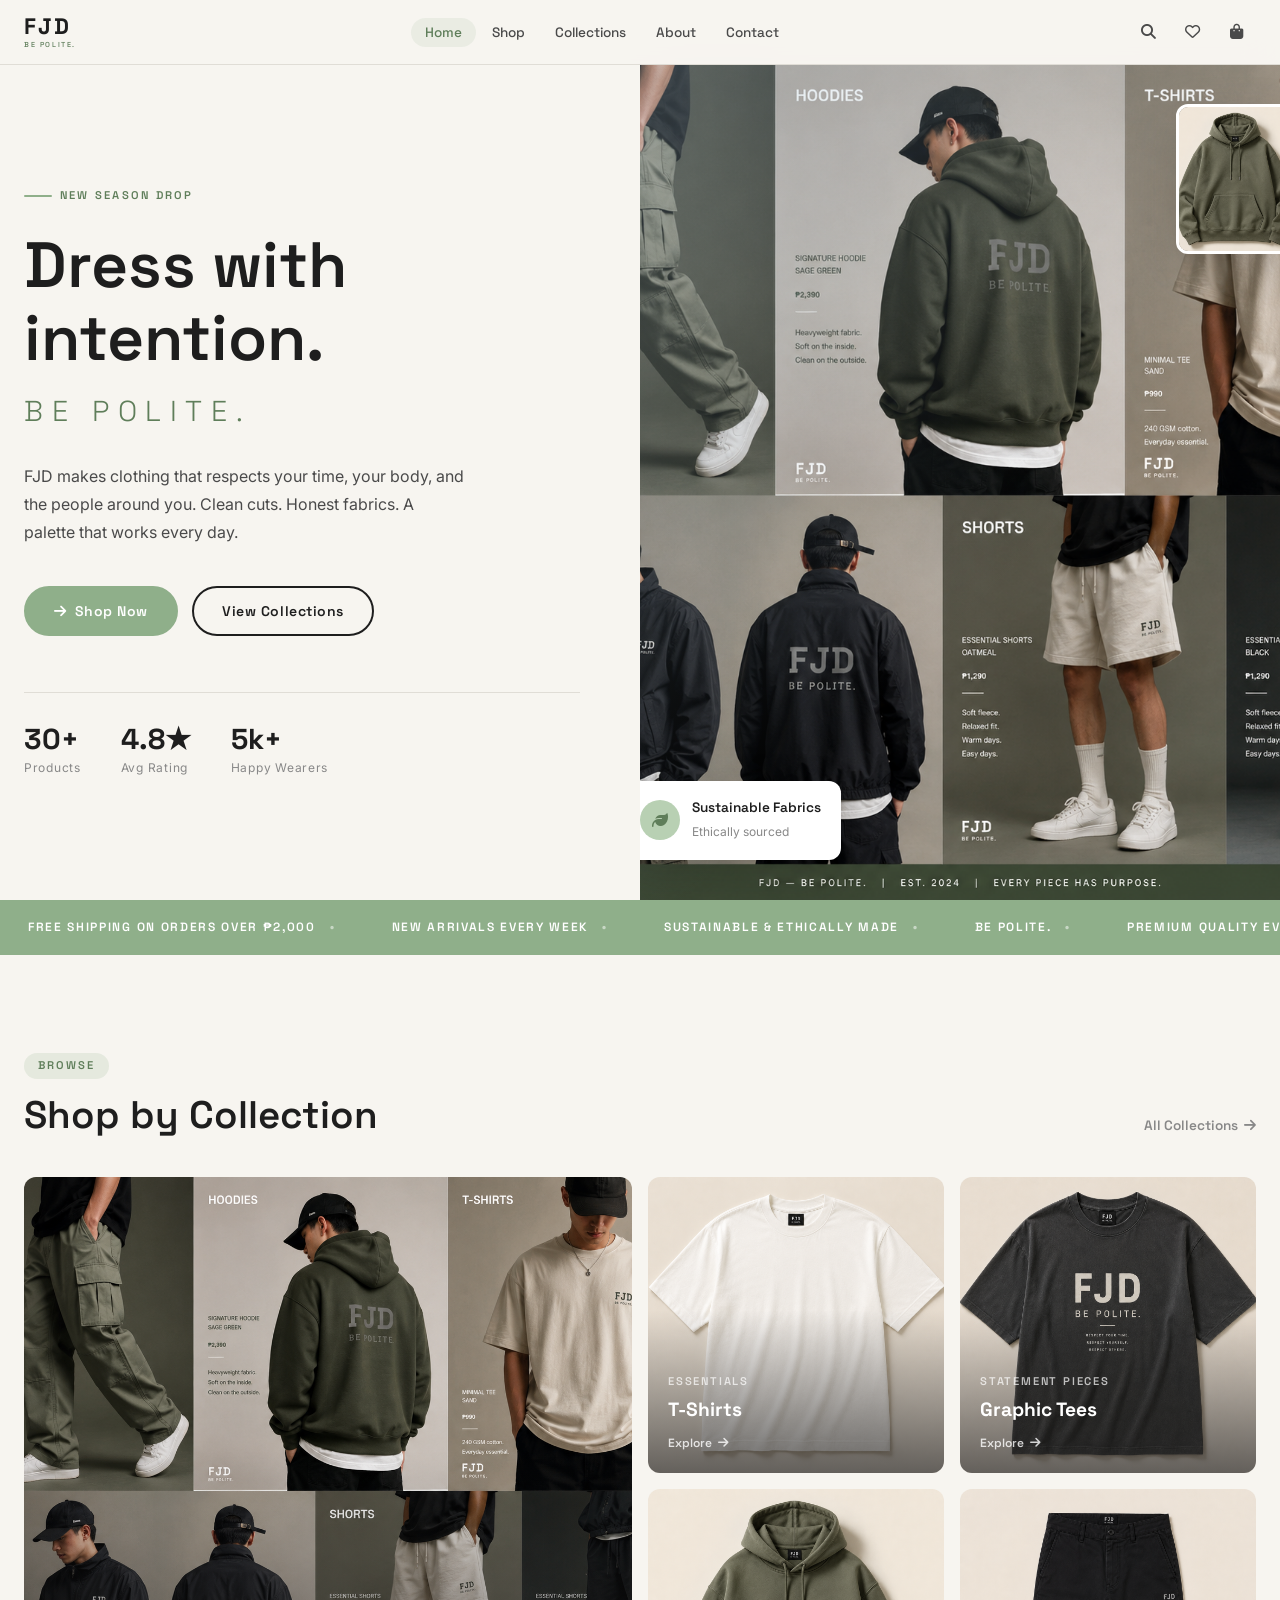
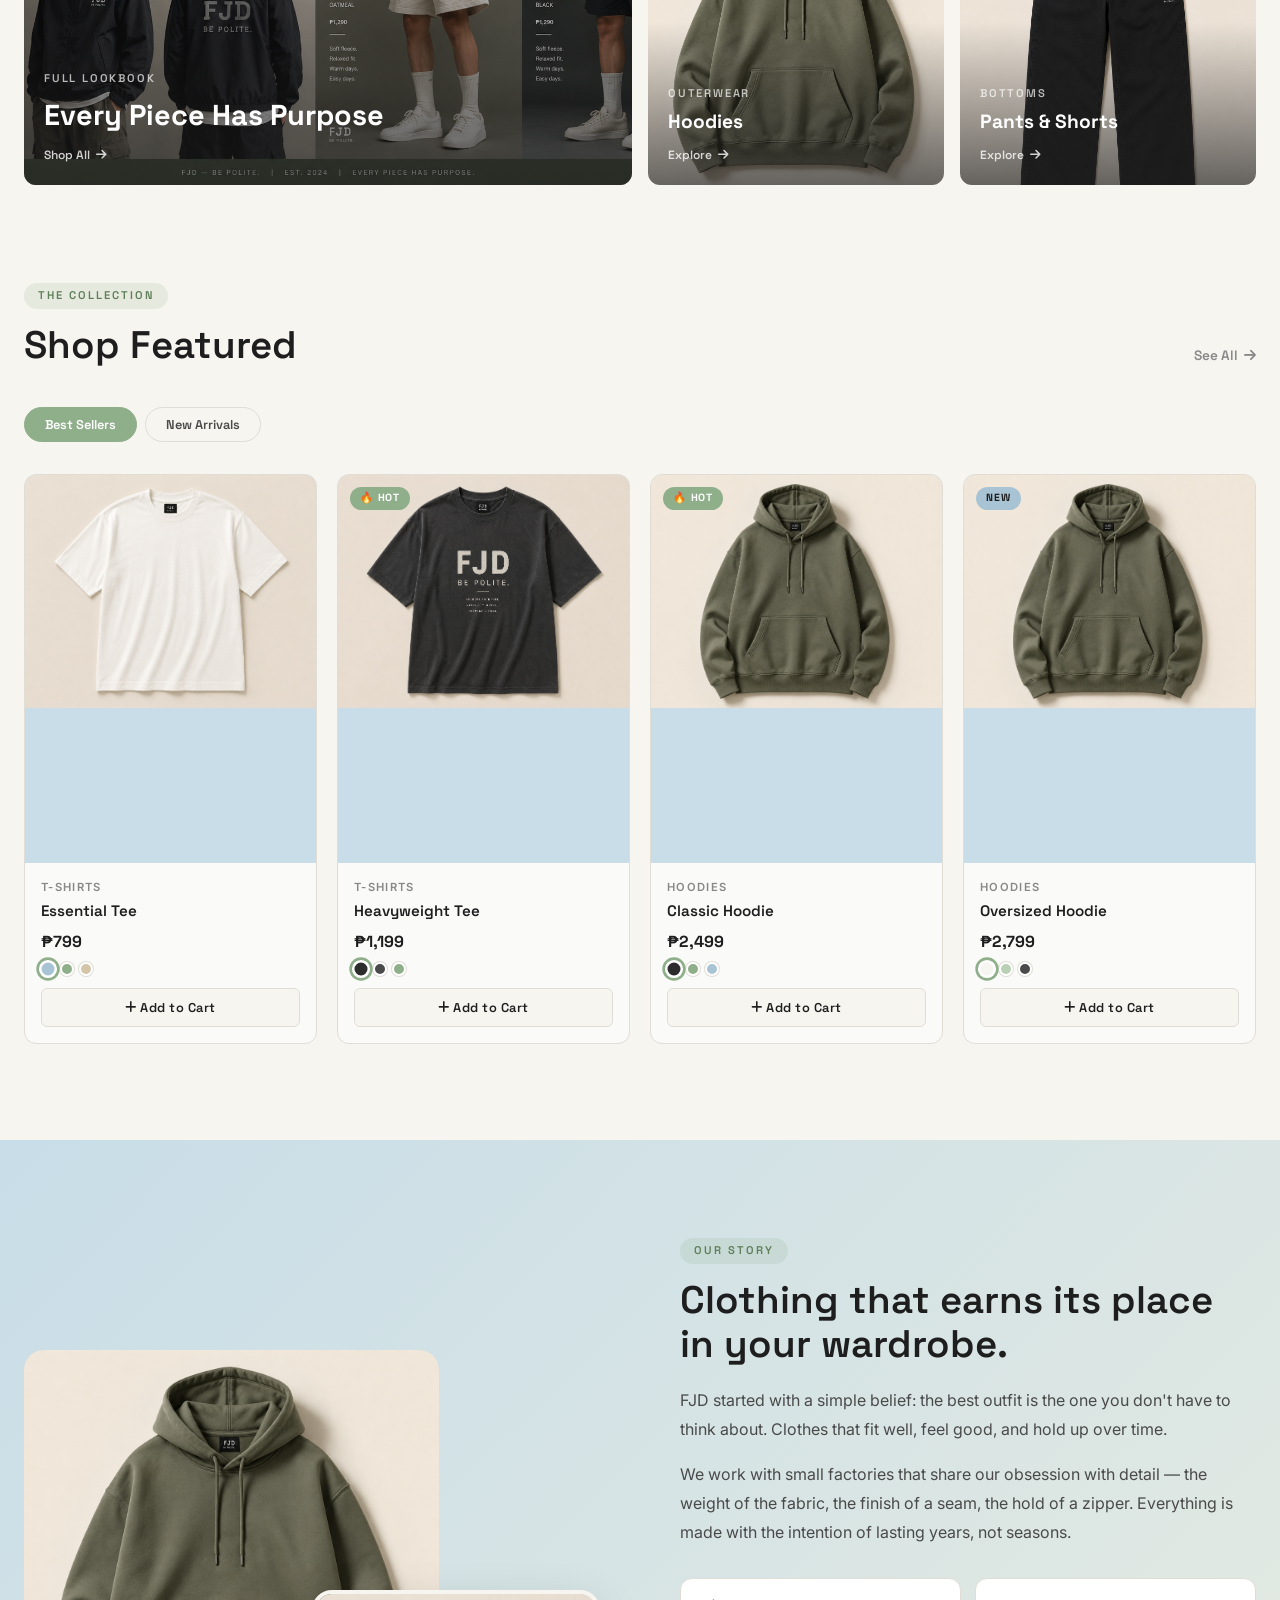
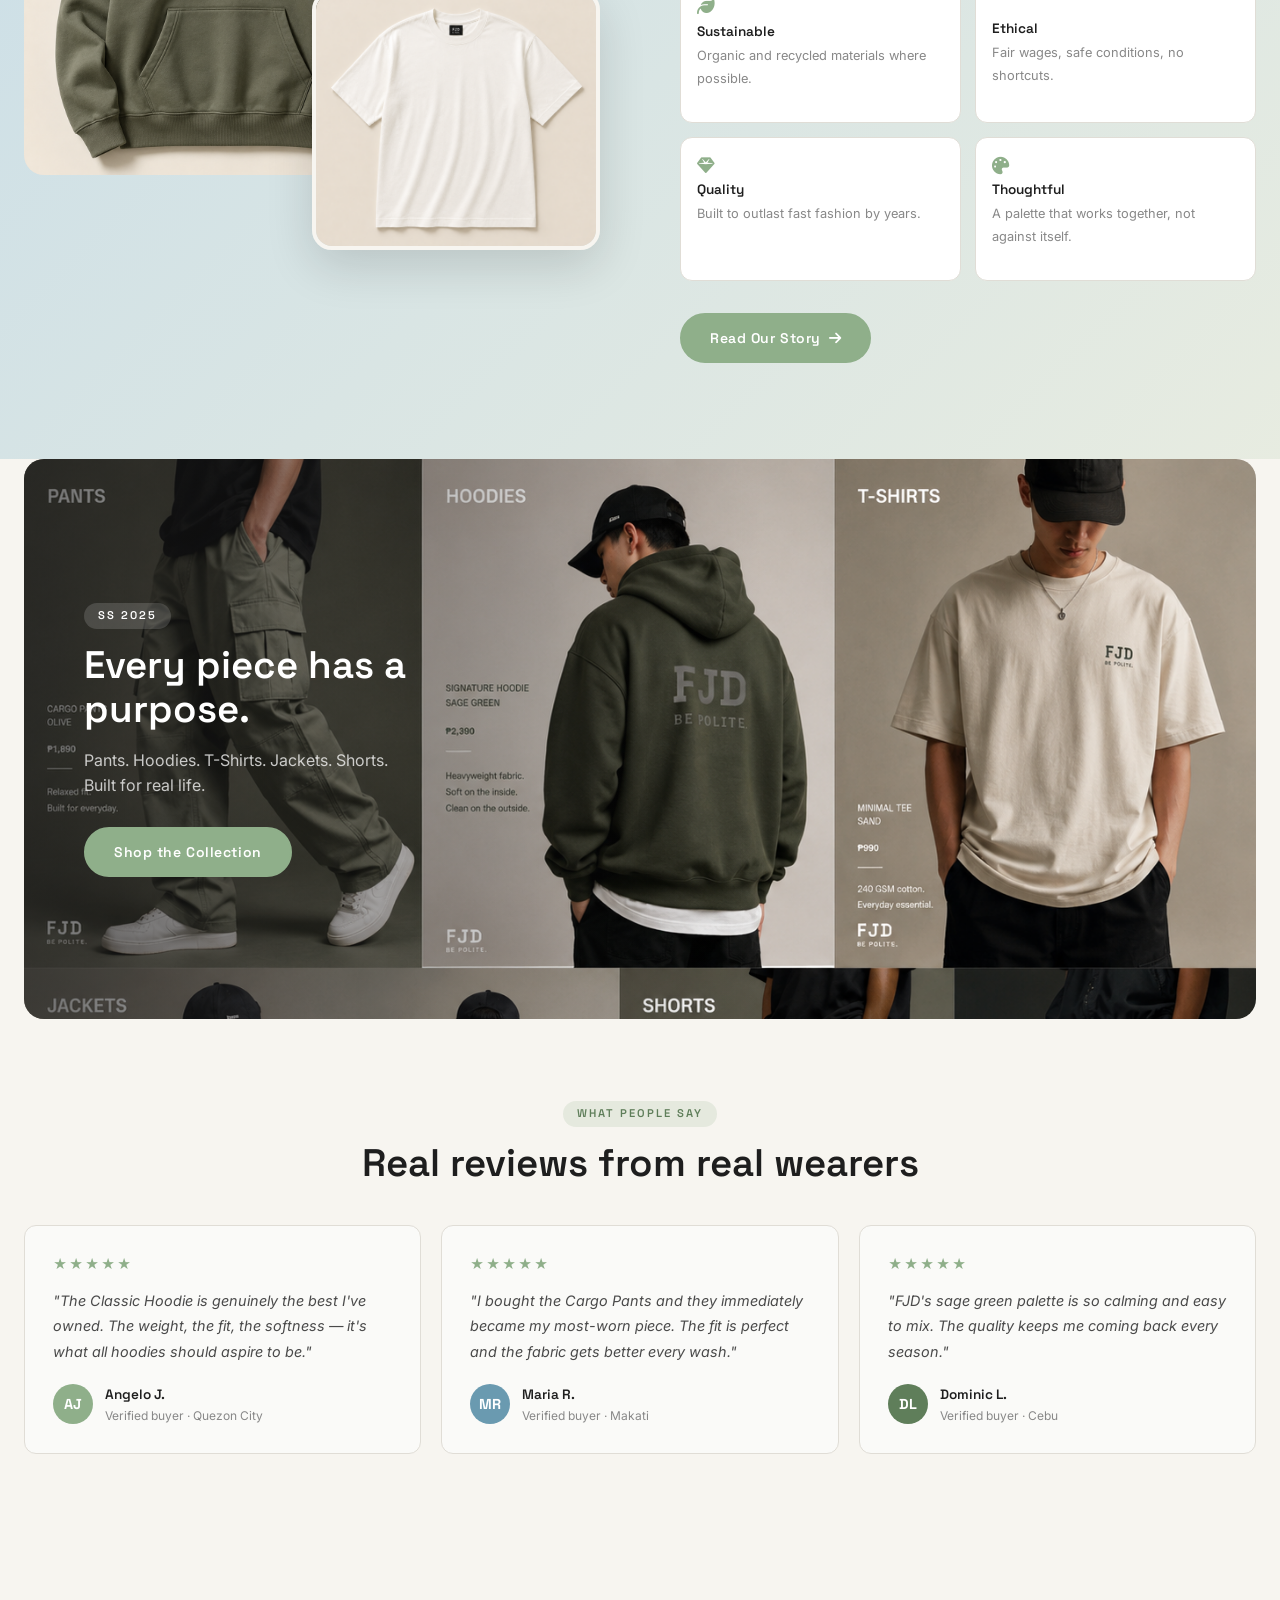
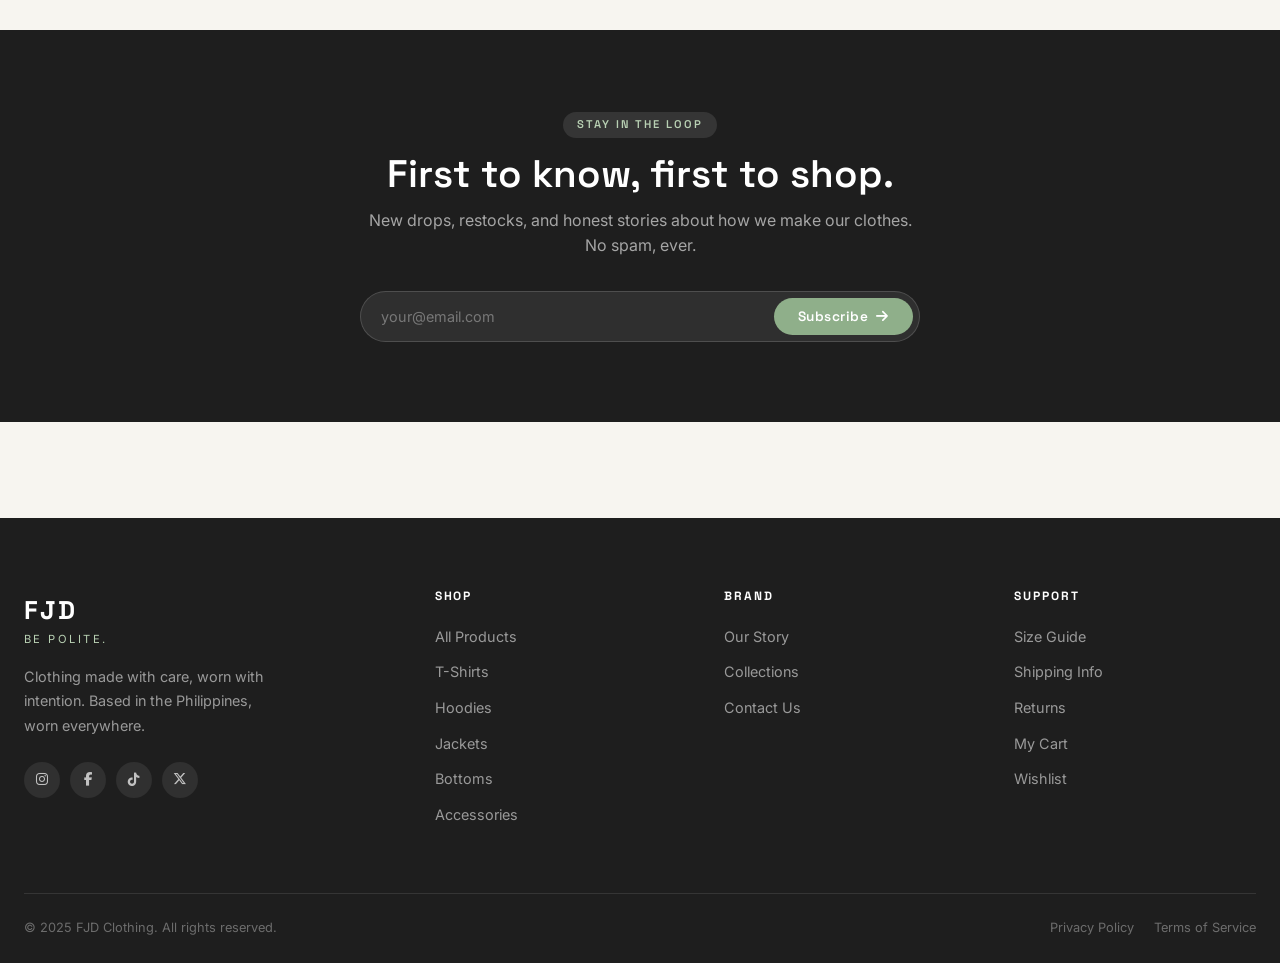
<file: index.html>
<!DOCTYPE html>
<html lang="en">
<head>
  <meta charset="UTF-8">
  <meta name="viewport" content="width=device-width, initial-scale=1.0">
  <title>FJD — BE POLITE.</title>
  <link rel="stylesheet" href="https://cdnjs.cloudflare.com/ajax/libs/font-awesome/6.5.0/css/all.min.css">
  <link rel="stylesheet" href="css/style.css">
  <link rel="stylesheet" href="css/home.css">
  <link rel="stylesheet" href="css/responsive.css">
  <style>
    .reveal { opacity: 0; transform: translateY(24px); transition: opacity 0.6s ease, transform 0.6s ease; }
    .reveal.revealed { opacity: 1; transform: translateY(0); }
    .reveal-delay-1 { transition-delay: 0.1s; }
    .reveal-delay-2 { transition-delay: 0.2s; }
    .reveal-delay-3 { transition-delay: 0.3s; }

    /* ── Real image overrides ── */
    .hero-right { background: #e8e4dc; }
    .hero-image-main img { width:100%;height:100%;object-fit:cover;object-position:center top; }
    .hero-image-thumbnail img { width:100%;height:100%;object-fit:cover; }

    .collection-img { width:100%;height:100%;object-fit:cover;object-position:center;display:block; }
    .collection-card { overflow:hidden; }
    .collection-card:nth-child(1) .collection-img { position:absolute;inset:0;height:100%; }

    .brand-img-main img,.brand-img-accent img { width:100%;height:100%;object-fit:cover;object-position:top center; }

    /* card image style */
    .card-img img { width:100%;height:100%;object-fit:cover;object-position:center top; }
    .card-img { background:#f0ece4; }
    .card-img-link { display:block;text-decoration:none; }

    /* Tab strip for home product sections */
    .product-tabs-strip {
      display:flex;gap:8px;margin-bottom:32px;flex-wrap:wrap;
    }
    .prod-tab {
      padding:8px 20px;border-radius:999px;font-family:var(--font-head);font-size:.8rem;font-weight:600;
      border:1.5px solid var(--border);background:transparent;color:var(--ink-soft);cursor:pointer;transition:var(--transition);
    }
    .prod-tab.active,.prod-tab:hover { background:var(--sage);border-color:var(--sage);color:#fff; }
  </style>
</head>
<body>

<!-- Loading Screen -->
<div class="loader" id="loader">
  <div class="loader-logo">FJD</div>
  <div class="loader-bar"><div class="loader-fill"></div></div>
</div>

<!-- Navbar -->
<nav class="navbar">
  <div class="container">
    <div class="nav-inner">
      <a href="index.html" class="nav-logo">FJD<span>BE POLITE.</span></a>
      <ul class="nav-links">
        <li><a href="index.html" class="active">Home</a></li>
        <li><a href="shop.html">Shop</a></li>
        <li><a href="collections.html">Collections</a></li>
        <li><a href="about.html">About</a></li>
        <li><a href="contact.html">Contact</a></li>
      </ul>
      <div class="nav-actions">
        <a href="shop.html" class="nav-icon-btn" title="Search"><i class="fas fa-search"></i></a>
        <a href="wishlist.html" class="nav-icon-btn" title="Wishlist">
          <i class="far fa-heart"></i>
          <span class="nav-badge wishlist-badge" style="display:none">0</span>
        </a>
        <a href="cart.html" class="nav-icon-btn" title="Cart">
          <i class="fas fa-shopping-bag"></i>
          <span class="nav-badge cart-badge" style="display:none">0</span>
        </a>
        <button class="nav-hamburger" id="hamburger" aria-label="Menu">
          <span class="hamburger-line"></span>
          <span class="hamburger-line"></span>
          <span class="hamburger-line"></span>
        </button>
      </div>
    </div>
  </div>
</nav>

<!-- Mobile Nav -->
<nav class="mobile-nav" id="mobileNav">
  <a href="index.html">Home</a>
  <a href="shop.html">Shop</a>
  <a href="collections.html">Collections</a>
  <a href="about.html">About</a>
  <a href="contact.html">Contact</a>
  <a href="cart.html"><i class="fas fa-shopping-bag"></i> Cart</a>
  <a href="wishlist.html"><i class="far fa-heart"></i> Wishlist</a>
</nav>

<!-- ════════════════════════════════════
     HERO
════════════════════════════════════ -->
<section class="hero">
  <div class="hero-left">
    <div class="hero-eyebrow">New Season Drop</div>
    <h1 class="hero-headline">Dress with<br>intention.</h1>
    <div class="hero-tagline">BE POLITE.</div>
    <p class="hero-description">
      FJD makes clothing that respects your time, your body, and the people around you.
      Clean cuts. Honest fabrics. A palette that works every day.
    </p>
    <div class="hero-cta">
      <a href="shop.html" class="btn btn-primary"><i class="fas fa-arrow-right"></i> Shop Now</a>
      <a href="collections.html" class="btn btn-outline">View Collections</a>
    </div>
    <div class="hero-stats">
      <div class="stat-item">
        <div class="stat-number">30+</div>
        <div class="stat-label">Products</div>
      </div>
      <div class="stat-item">
        <div class="stat-number">4.8★</div>
        <div class="stat-label">Avg Rating</div>
      </div>
      <div class="stat-item">
        <div class="stat-number">5k+</div>
        <div class="stat-label">Happy Wearers</div>
      </div>
    </div>
  </div>

  <div class="hero-right">
    <div class="hero-image-main">
      <img src="images/fjd.png" alt="FJD Collection lookbook" loading="eager">
    </div>
    <div class="hero-image-overlay"></div>
    <div class="hero-floating-tag">
      <div class="floating-tag-icon"><i class="fas fa-leaf"></i></div>
      <div class="floating-tag-text">
        <strong>Sustainable Fabrics</strong>
        <span>Ethically sourced</span>
      </div>
    </div>
    <div class="hero-image-thumbnail">
      <img src="images/hoodie.png" alt="FJD Hoodie">
    </div>
  </div>
</section>

<!-- Marquee -->
<div class="marquee-strip">
  <div class="marquee-track">
    <span class="marquee-item">Free shipping on orders over ₱2,000</span>
    <span class="marquee-item">New arrivals every week</span>
    <span class="marquee-item">Sustainable &amp; ethically made</span>
    <span class="marquee-item">BE POLITE.</span>
    <span class="marquee-item">Premium quality everyday wear</span>
    <span class="marquee-item">Shop the new season collection</span>
    <span class="marquee-item">Free shipping on orders over ₱2,000</span>
    <span class="marquee-item">New arrivals every week</span>
    <span class="marquee-item">Sustainable &amp; ethically made</span>
    <span class="marquee-item">BE POLITE.</span>
    <span class="marquee-item">Premium quality everyday wear</span>
    <span class="marquee-item">Shop the new season collection</span>
  </div>
</div>

<!-- ════════════════════════════════════
     COLLECTIONS
════════════════════════════════════ -->
<section class="collections-section">
  <div class="container">
    <div class="section-header reveal">
      <div>
        <div class="section-label">Browse</div>
        <h2>Shop by Collection</h2>
      </div>
      <a href="collections.html" class="view-all">All Collections <i class="fas fa-arrow-right"></i></a>
    </div>
    <div class="collections-grid">

      <!-- Hero tile: Lookbook -->
      <a href="shop.html" class="collection-card">
        <img src="images/fjd.png" alt="FJD Lookbook" class="collection-img">
        <div class="collection-overlay">
          <div class="collection-label">Full Lookbook</div>
          <div class="collection-name">Every Piece Has Purpose</div>
          <div class="collection-link">Shop All <i class="fas fa-arrow-right"></i></div>
        </div>
      </a>

      <!-- T-Shirts -->
      <a href="shop.html?cat=T-Shirts" class="collection-card">
        <img src="images/tshirt.png" alt="T-Shirts" class="collection-img" style="object-position:center center;">
        <div class="collection-overlay">
          <div class="collection-label">Essentials</div>
          <div class="collection-name">T-Shirts</div>
          <div class="collection-link">Explore <i class="fas fa-arrow-right"></i></div>
        </div>
      </a>

      <!-- Graphic Tees -->
      <a href="shop.html?cat=T-Shirts" class="collection-card">
        <img src="images/tshirt2.png" alt="Graphic Tees" class="collection-img" style="object-position:center center;">
        <div class="collection-overlay">
          <div class="collection-label">Statement Pieces</div>
          <div class="collection-name">Graphic Tees</div>
          <div class="collection-link">Explore <i class="fas fa-arrow-right"></i></div>
        </div>
      </a>

      <!-- Hoodies -->
      <a href="shop.html?cat=Hoodies" class="collection-card">
        <img src="images/hoodie.png" alt="Hoodies" class="collection-img" style="object-position:center top;">
        <div class="collection-overlay">
          <div class="collection-label">Outerwear</div>
          <div class="collection-name">Hoodies</div>
          <div class="collection-link">Explore <i class="fas fa-arrow-right"></i></div>
        </div>
      </a>

      <!-- Bottoms -->
      <a href="shop.html?cat=Bottoms" class="collection-card">
        <img src="images/pants.png" alt="Bottoms" class="collection-img" style="object-position:center top;">
        <div class="collection-overlay">
          <div class="collection-label">Bottoms</div>
          <div class="collection-name">Pants &amp; Shorts</div>
          <div class="collection-link">Explore <i class="fas fa-arrow-right"></i></div>
        </div>
      </a>

    </div>
  </div>
</section>

<!-- ════════════════════════════════════
     PRODUCTS (tabbed: Best Sellers / New Arrivals)
════════════════════════════════════ -->
<section class="products-section">
  <div class="container">
    <div class="section-header reveal">
      <div>
        <div class="section-label">The Collection</div>
        <h2>Shop Featured</h2>
      </div>
      <a href="shop.html" class="view-all">See All <i class="fas fa-arrow-right"></i></a>
    </div>

    <!-- Tab strip -->
    <div class="product-tabs-strip">
      <button class="prod-tab active" data-target="bestSellersGrid">Best Sellers</button>
      <button class="prod-tab" data-target="newArrivalsGrid">New Arrivals</button>
    </div>

    <div id="bestSellersGrid" class="products-grid"></div>
    <div id="newArrivalsGrid" class="products-grid" style="display:none"></div>
  </div>
</section>

<!-- ════════════════════════════════════
     BRAND STORY
════════════════════════════════════ -->
<section class="brand-section">
  <div class="container">
    <div class="brand-inner">
      <div class="brand-images">
        <div class="brand-img-main">
          <img src="images/hoodie.png" alt="FJD Hoodie — Sage Green">
        </div>
        <div class="brand-img-accent">
          <img src="images/tshirt.png" alt="FJD Classic Tee">
        </div>
      </div>
      <div class="brand-content reveal">
        <div class="section-label">Our Story</div>
        <h2>Clothing that earns its place in your wardrobe.</h2>
        <p>FJD started with a simple belief: the best outfit is the one you don't have to think about. Clothes that fit well, feel good, and hold up over time.</p>
        <p>We work with small factories that share our obsession with detail — the weight of the fabric, the finish of a seam, the hold of a zipper. Everything is made with the intention of lasting years, not seasons.</p>
        <div class="brand-values">
          <div class="brand-value">
            <i class="fas fa-leaf"></i>
            <h4>Sustainable</h4>
            <p>Organic and recycled materials where possible.</p>
          </div>
          <div class="brand-value">
            <i class="fas fa-hands-holding-heart"></i>
            <h4>Ethical</h4>
            <p>Fair wages, safe conditions, no shortcuts.</p>
          </div>
          <div class="brand-value">
            <i class="fas fa-gem"></i>
            <h4>Quality</h4>
            <p>Built to outlast fast fashion by years.</p>
          </div>
          <div class="brand-value">
            <i class="fas fa-palette"></i>
            <h4>Thoughtful</h4>
            <p>A palette that works together, not against itself.</p>
          </div>
        </div>
        <a href="about.html" class="btn btn-primary">Read Our Story <i class="fas fa-arrow-right"></i></a>
      </div>
    </div>
  </div>
</section>

<!-- ════════════════════════════════════
     FULL LOOKBOOK BANNER
════════════════════════════════════ -->
<section style="padding:0 0 0;">
  <div class="container">
    <div class="reveal" style="border-radius:20px;overflow:hidden;position:relative;margin-top:0;">
      <img src="images/fjd.png" alt="FJD Lookbook" style="width:100%;display:block;max-height:560px;object-fit:cover;object-position:center top;">
      <div style="position:absolute;inset:0;background:linear-gradient(to right,rgba(30,30,30,.62) 0%,transparent 60%);display:flex;align-items:center;padding:60px;">
        <div>
          <div class="section-label" style="background:rgba(255,255,255,.15);color:#fff;">SS 2025</div>
          <h2 style="color:#fff;max-width:340px;margin-bottom:16px;">Every piece has a purpose.</h2>
          <p style="color:rgba(255,255,255,.75);margin-bottom:28px;max-width:320px;">Pants. Hoodies. T-Shirts. Jackets. Shorts. Built for real life.</p>
          <a href="shop.html" class="btn btn-primary">Shop the Collection</a>
        </div>
      </div>
    </div>
  </div>
</section>

<!-- ════════════════════════════════════
     TESTIMONIALS
════════════════════════════════════ -->
<section class="social-proof" style="padding-top:80px;">
  <div class="container">
    <div class="reveal" style="text-align:center;margin-bottom:40px;">
      <div class="section-label" style="display:inline-block;">What people say</div>
      <h2>Real reviews from real wearers</h2>
    </div>
    <div class="testimonials-grid">
      <div class="testimonial-card reveal">
        <div class="testimonial-stars">★★★★★</div>
        <p class="testimonial-text">"The Classic Hoodie is genuinely the best I've owned. The weight, the fit, the softness — it's what all hoodies should aspire to be."</p>
        <div class="testimonial-author">
          <div class="author-avatar avatar-sage">AJ</div>
          <div><div class="author-name">Angelo J.</div><div class="author-tag">Verified buyer · Quezon City</div></div>
        </div>
      </div>
      <div class="testimonial-card reveal reveal-delay-1">
        <div class="testimonial-stars">★★★★★</div>
        <p class="testimonial-text">"I bought the Cargo Pants and they immediately became my most-worn piece. The fit is perfect and the fabric gets better every wash."</p>
        <div class="testimonial-author">
          <div class="author-avatar avatar-blue">MR</div>
          <div><div class="author-name">Maria R.</div><div class="author-tag">Verified buyer · Makati</div></div>
        </div>
      </div>
      <div class="testimonial-card reveal reveal-delay-2">
        <div class="testimonial-stars">★★★★★</div>
        <p class="testimonial-text">"FJD's sage green palette is so calming and easy to mix. The quality keeps me coming back every season."</p>
        <div class="testimonial-author">
          <div class="author-avatar avatar-green">DL</div>
          <div><div class="author-name">Dominic L.</div><div class="author-tag">Verified buyer · Cebu</div></div>
        </div>
      </div>
    </div>
  </div>
</section>

<!-- Newsletter -->
<section class="newsletter-section">
  <div class="container">
    <div class="newsletter-inner">
      <div class="section-label" style="background:rgba(255,255,255,.1);color:var(--sage-light);">Stay in the loop</div>
      <h2>First to know, first to shop.</h2>
      <p>New drops, restocks, and honest stories about how we make our clothes. No spam, ever.</p>
      <form class="newsletter-form" novalidate>
        <input type="email" placeholder="your@email.com" required>
        <button type="submit" class="btn">Subscribe <i class="fas fa-arrow-right"></i></button>
      </form>
    </div>
  </div>
</section>

<!-- Footer -->
<footer class="footer">
  <div class="container">
    <div class="footer-grid">
      <div class="footer-brand">
        <div class="logo-text">FJD</div>
        <div class="tagline">BE POLITE.</div>
        <p>Clothing made with care, worn with intention. Based in the Philippines, worn everywhere.</p>
        <div class="social-row">
          <a href="#" class="social-btn"><i class="fab fa-instagram"></i></a>
          <a href="#" class="social-btn"><i class="fab fa-facebook-f"></i></a>
          <a href="#" class="social-btn"><i class="fab fa-tiktok"></i></a>
          <a href="#" class="social-btn"><i class="fab fa-x-twitter"></i></a>
        </div>
      </div>
      <div class="footer-col">
        <h5>Shop</h5>
        <ul>
          <li><a href="shop.html">All Products</a></li>
          <li><a href="shop.html?cat=T-Shirts">T-Shirts</a></li>
          <li><a href="shop.html?cat=Hoodies">Hoodies</a></li>
          <li><a href="shop.html?cat=Jackets">Jackets</a></li>
          <li><a href="shop.html?cat=Bottoms">Bottoms</a></li>
          <li><a href="shop.html?cat=Accessories">Accessories</a></li>
        </ul>
      </div>
      <div class="footer-col">
        <h5>Brand</h5>
        <ul>
          <li><a href="about.html">Our Story</a></li>
          <li><a href="collections.html">Collections</a></li>
          <li><a href="contact.html">Contact Us</a></li>
        </ul>
      </div>
      <div class="footer-col">
        <h5>Support</h5>
        <ul>
          <li><a href="#">Size Guide</a></li>
          <li><a href="#">Shipping Info</a></li>
          <li><a href="#">Returns</a></li>
          <li><a href="cart.html">My Cart</a></li>
          <li><a href="wishlist.html">Wishlist</a></li>
        </ul>
      </div>
    </div>
    <div class="footer-bottom">
      <p>© 2025 FJD Clothing. All rights reserved.</p>
      <div class="policies"><a href="#">Privacy Policy</a><a href="#">Terms of Service</a></div>
    </div>
  </div>
</footer>

<div class="toast-container"></div>

<script src="js/products.js"></script>
<script src="js/cart.js"></script>
<script src="js/app.js"></script>
<script>
document.addEventListener('DOMContentLoaded', () => {
  // Render grids
  const bsGrid = document.getElementById('bestSellersGrid');
  const naGrid = document.getElementById('newArrivalsGrid');
  if (bsGrid) bsGrid.innerHTML = getFeaturedProducts().slice(0,4).map(renderProductCard).join('');
  if (naGrid) naGrid.innerHTML = getNewArrivals().slice(0,4).map(renderProductCard).join('');

  // Tab switching
  document.querySelectorAll('.prod-tab').forEach(tab => {
    tab.addEventListener('click', () => {
      document.querySelectorAll('.prod-tab').forEach(t => t.classList.remove('active'));
      tab.classList.add('active');
      ['bestSellersGrid','newArrivalsGrid'].forEach(id => {
        document.getElementById(id).style.display = 'none';
      });
      document.getElementById(tab.dataset.target).style.display = 'grid';
    });
  });

  // Re-observe dynamically injected cards
  const obs = new IntersectionObserver((entries) => {
    entries.forEach(e => { if (e.isIntersecting) { e.target.classList.add('revealed'); obs.unobserve(e.target); } });
  }, { threshold: 0.08 });
  document.querySelectorAll('.reveal:not(.revealed)').forEach(el => obs.observe(el));
});
</script>
</body>
</html>
</file>
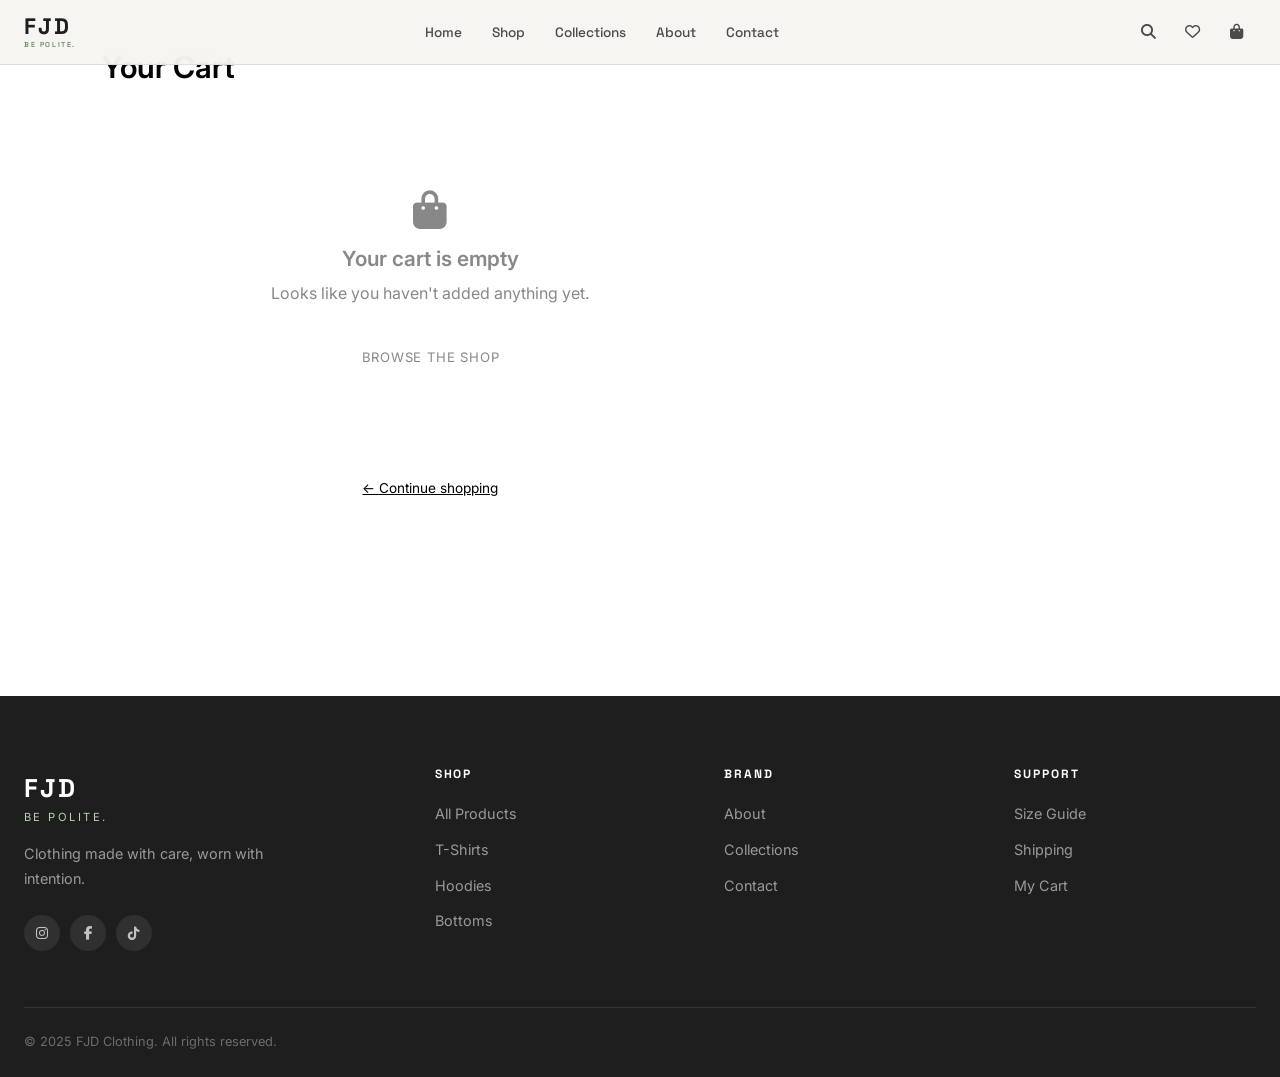
<file: cart.html>
<!DOCTYPE html>
<html lang="en">
<head>
  <meta charset="UTF-8">
  <meta name="viewport" content="width=device-width, initial-scale=1.0">
  <title>Your Cart | FJD — BE POLITE.</title>
  <meta name="description" content="Review items in your FJD shopping cart.">

  <link rel="preconnect" href="https://fonts.googleapis.com">
  <link href="https://fonts.googleapis.com/css2?family=Space+Grotesk:wght@500;600;700&family=Inter:wght@400;500;600&display=swap" rel="stylesheet">
  <link rel="stylesheet" href="https://cdnjs.cloudflare.com/ajax/libs/font-awesome/6.5.1/css/all.min.css">

  <link rel="stylesheet" href="css/style.css">
  <link rel="stylesheet" href="css/pages.css">
  <link rel="stylesheet" href="css/responsive.css">
</head>
<body>

<!-- Navbar -->
<nav class="navbar">
  <div class="container">
    <div class="nav-inner">
      <a href="index.html" class="nav-logo">
        FJD<span>BE POLITE.</span>
      </a>

      <ul class="nav-links">
        <li><a href="index.html">Home</a></li>
        <li><a href="shop.html">Shop</a></li>
        <li><a href="collections.html">Collections</a></li>
        <li><a href="about.html">About</a></li>
        <li><a href="contact.html">Contact</a></li>
      </ul>

      <div class="nav-actions">
        <a href="shop.html" class="nav-icon-btn">
          <i class="fas fa-search"></i>
        </a>

        <a href="wishlist.html" class="nav-icon-btn">
          <i class="far fa-heart"></i>
          <span class="nav-badge wishlist-badge">0</span>
        </a>

        <a href="cart.html" class="nav-icon-btn">
          <i class="fas fa-shopping-bag"></i>
          <span class="nav-badge cart-badge">0</span>
        </a>

        <button class="nav-hamburger" id="hamburger">
          <span class="hamburger-line"></span>
          <span class="hamburger-line"></span>
          <span class="hamburger-line"></span>
        </button>
      </div>
    </div>
  </div>
</nav>

<!-- Mobile Nav -->
<nav class="mobile-nav" id="mobileNav">
  <a href="index.html">Home</a>
  <a href="shop.html">Shop</a>
  <a href="collections.html">Collections</a>
  <a href="about.html">About</a>
  <a href="contact.html">Contact</a>
  <a href="cart.html"><i class="fas fa-shopping-bag"></i> Cart</a>
  <a href="wishlist.html"><i class="far fa-heart"></i> Wishlist</a>
</nav>

  <main>
    <section class="cart-wrap">
      <div class="cart-main">
        <h1>Your Cart</h1>

        <div id="cartList" class="cart-list"></div>

        <div id="cartEmpty" class="empty-state" style="display:none;">
          <i class="fa-solid fa-bag-shopping"></i>
          <h3>Your cart is empty</h3>
          <p>Looks like you haven't added anything yet.</p>
          <a href="shop.html" class="btn-browse">Browse the shop</a>
        </div>

        <a href="shop.html" class="continue-shopping">&larr; Continue shopping</a>
      </div>

      <div id="cartSummary" class="cart-summary" style="display:none;">
        <h3>Order summary</h3>
        <div class="summary-row">
          <span>Subtotal</span>
          <span id="cartSubtotal">$0.00</span>
        </div>
        <div class="summary-row">
          <span>Shipping</span>
          <span>Calculated at checkout</span>
        </div>
        <div class="summary-row total">
          <span>Total</span>
          <span id="cartTotal">$0.00</span>
        </div>
        <button id="checkoutBtn" class="btn-checkout">Checkout</button>
      </div>
    </section>
  </main>

<!-- Footer -->
<footer class="footer">
  <div class="container">
    <div class="footer-grid">
      <div class="footer-brand">
        <div class="logo-text">FJD</div><div class="tagline">BE POLITE.</div>
        <p>Clothing made with care, worn with intention.</p>
        <div class="social-row">
          <a href="#" class="social-btn"><i class="fab fa-instagram"></i></a>
          <a href="#" class="social-btn"><i class="fab fa-facebook-f"></i></a>
          <a href="#" class="social-btn"><i class="fab fa-tiktok"></i></a>
        </div>
      </div>
      <div class="footer-col"><h5>Shop</h5><ul><li><a href="shop.html">All Products</a></li><li><a href="shop.html?cat=T-Shirts">T-Shirts</a></li><li><a href="shop.html?cat=Hoodies">Hoodies</a></li><li><a href="shop.html?cat=Bottoms">Bottoms</a></li></ul></div>
      <div class="footer-col"><h5>Brand</h5><ul><li><a href="about.html">About</a></li><li><a href="collections.html">Collections</a></li><li><a href="contact.html">Contact</a></li></ul></div>
      <div class="footer-col"><h5>Support</h5><ul><li><a href="#">Size Guide</a></li><li><a href="#">Shipping</a></li><li><a href="cart.html">My Cart</a></li></ul></div>
    </div>
    <div class="footer-bottom"><p>© 2025 FJD Clothing. All rights reserved.</p></div>
  </div>
</footer>

  <script src="js/products.js"></script>
  <script src="js/cart.js"></script>
  <script src="js/app.js"></script>
  <script src="js/pages.js"></script>
</body>
</html>
</file>
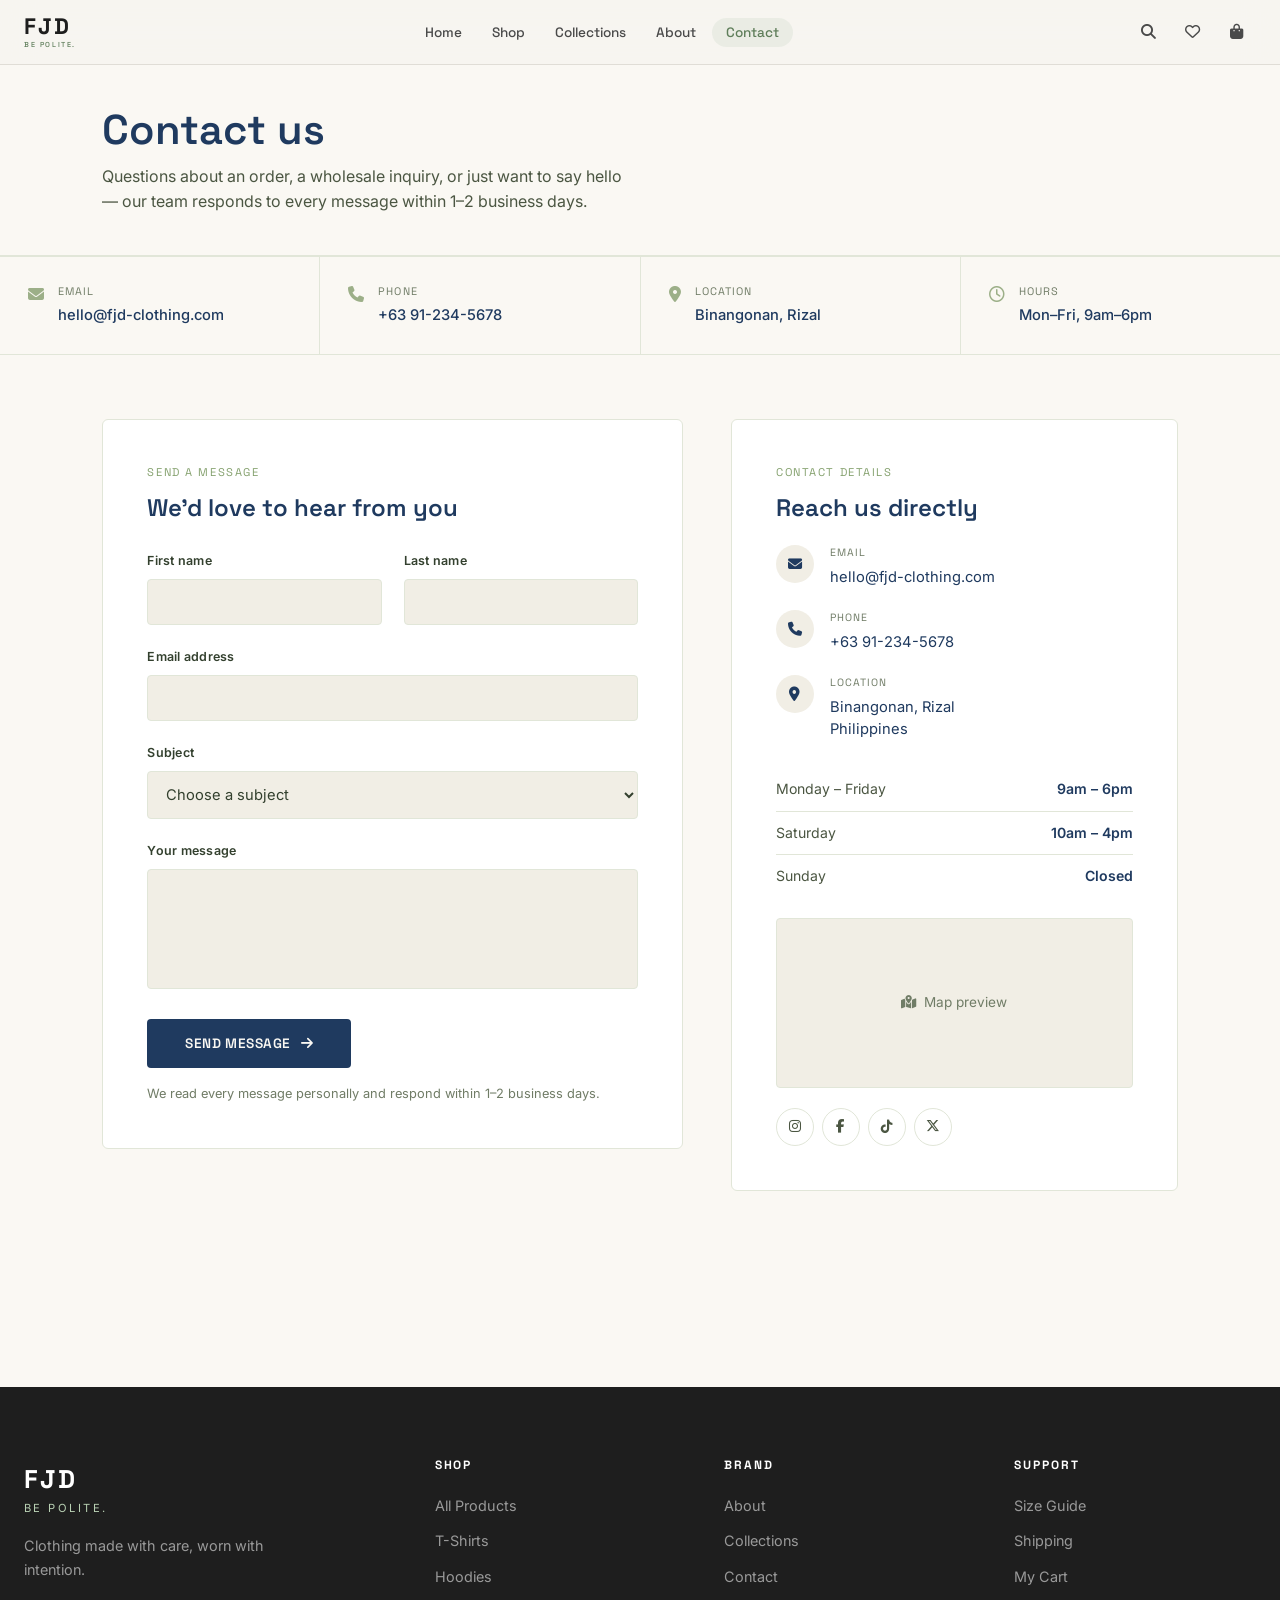
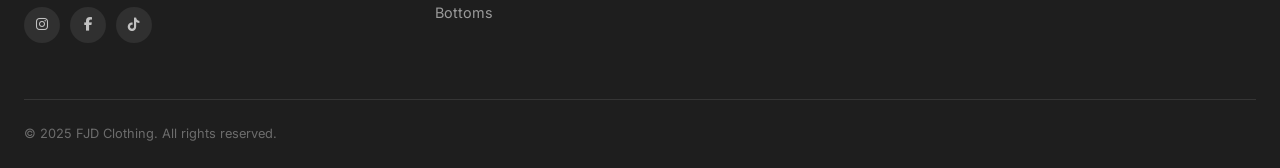
<file: contact.html>
<!DOCTYPE html>
<html lang="en">
<head>
  <meta charset="UTF-8">
  <meta name="viewport" content="width=device-width, initial-scale=1.0">
  <title>Contact | FJD — BE POLITE.</title>
  <meta name="description" content="Get in touch with FJD.">
  <link rel="preconnect" href="https://fonts.googleapis.com">
  <link href="https://fonts.googleapis.com/css2?family=Space+Grotesk:wght@400;500;600;700&family=Inter:wght@300;400;500;600;700&family=DM+Serif+Display:ital@0;1&display=swap" rel="stylesheet">
  <link rel="stylesheet" href="https://cdnjs.cloudflare.com/ajax/libs/font-awesome/6.5.1/css/all.min.css">
  <link rel="stylesheet" href="css/style.css">
  <link rel="stylesheet" href="css/pages.css">
  <link rel="stylesheet" href="css/responsive.css">
</head>
<body class="ct-page">

<nav class="navbar">
  <div class="container">
    <div class="nav-inner">
      <a href="index.html" class="nav-logo">FJD<span>BE POLITE.</span></a>
      <ul class="nav-links">
        <li><a href="index.html">Home</a></li>
        <li><a href="shop.html">Shop</a></li>
        <li><a href="collections.html">Collections</a></li>
        <li><a href="about.html">About</a></li>
        <li><a href="contact.html">Contact</a></li>
      </ul>
      <div class="nav-actions">
        <a href="shop.html" class="nav-icon-btn"><i class="fas fa-search"></i></a>
        <a href="wishlist.html" class="nav-icon-btn">
          <i class="far fa-heart"></i>
          <span class="nav-badge wishlist-badge">0</span>
        </a>
        <a href="cart.html" class="nav-icon-btn">
          <i class="fas fa-shopping-bag"></i>
          <span class="nav-badge cart-badge">0</span>
        </a>
        <button class="nav-hamburger" id="hamburger">
          <span class="hamburger-line"></span>
          <span class="hamburger-line"></span>
          <span class="hamburger-line"></span>
        </button>
      </div>
    </div>
  </div>
</nav>

<!-- Mobile Nav -->
<nav class="mobile-nav" id="mobileNav">
  <a href="index.html">Home</a>
  <a href="shop.html">Shop</a>
  <a href="collections.html">Collections</a>
  <a href="about.html">About</a>
  <a href="contact.html">Contact</a>
  <a href="cart.html"><i class="fas fa-shopping-bag"></i> Cart</a>
  <a href="wishlist.html"><i class="far fa-heart"></i> Wishlist</a>
</nav>

<main>

  <!-- BANNER -->
  <section class="ct-banner">
    <h1>Contact us</h1>
    <p>Questions about an order, a wholesale inquiry, or just want to say hello — our team responds to every message within 1–2 business days.</p>
  </section>

  <!-- QUICK FACTS -->
  <section class="ct-facts">
    <div class="ct-fact">
      <i class="fas fa-envelope"></i>
      <div>
        <div class="ct-fact-label">Email</div>
        <div class="ct-fact-value">hello@fjd-clothing.com</div>
      </div>
    </div>
    <div class="ct-fact">
      <i class="fas fa-phone"></i>
      <div>
        <div class="ct-fact-label">Phone</div>
        <div class="ct-fact-value">+63 91-234-5678</div>
      </div>
    </div>
    <div class="ct-fact">
      <i class="fas fa-location-dot"></i>
      <div>
        <div class="ct-fact-label">Location</div>
        <div class="ct-fact-value">Binangonan, Rizal</div>
      </div>
    </div>
    <div class="ct-fact">
      <i class="far fa-clock"></i>
      <div>
        <div class="ct-fact-label">Hours</div>
        <div class="ct-fact-value">Mon–Fri, 9am–6pm</div>
      </div>
    </div>
  </section>

  <!-- MAIN BODY -->
  <section class="ct-main">

    <!-- FORM CARD -->
    <div class="ct-card">
      <p class="ct-card-label">Send a message</p>
      <h2>We'd love to hear from you</h2>

      <form id="contactForm">
        <div class="ct-row">
          <div class="ct-field">
            <label for="firstName">First name</label>
            <input type="text" id="firstName" name="firstName" required>
          </div>
          <div class="ct-field">
            <label for="lastName">Last name</label>
            <input type="text" id="lastName" name="lastName" required>
          </div>
        </div>

        <div class="ct-field">
          <label for="email">Email address</label>
          <input type="email" id="email" name="email" required>
        </div>

        <div class="ct-field">
          <label for="subject">Subject</label>
          <select id="subject" name="subject" required>
            <option value="" disabled selected>Choose a subject</option>
            <option value="order">Order inquiry</option>
            <option value="returns">Returns &amp; exchanges</option>
            <option value="wholesale">Wholesale</option>
            <option value="collaboration">Collaboration</option>
            <option value="other">Something else</option>
          </select>
        </div>

        <div class="ct-field">
          <label for="message">Your message</label>
          <textarea id="message" name="message" rows="5" required></textarea>
        </div>

        <button type="submit" class="ct-submit">
          <span>Send message</span>
          <i class="fas fa-arrow-right"></i>
        </button>

        <p class="ct-note">We read every message personally and respond within 1–2 business days.</p>
      </form>

      <div class="ct-success" id="formSuccess">
        <div class="ct-success-icon"><i class="fas fa-check"></i></div>
        <h3>Message sent.</h3>
        <p>We'll get back to you within 1–2 business days. Politely, of course.</p>
      </div>
    </div>

    <!-- SIDEBAR -->
    <div>
      <div class="ct-card ct-side-card">
        <p class="ct-card-label">Contact details</p>
        <h2 style="margin-bottom:24px;">Reach us directly</h2>

        <div class="ct-info-list">
          <div class="ct-info-row">
            <div class="ct-info-icon"><i class="fas fa-envelope"></i></div>
            <div>
              <div class="ct-info-label">Email</div>
              <div class="ct-info-value">hello@fjd-clothing.com</div>
            </div>
          </div>
          <div class="ct-info-row">
            <div class="ct-info-icon"><i class="fas fa-phone"></i></div>
            <div>
              <div class="ct-info-label">Phone</div>
              <div class="ct-info-value">+63 91-234-5678</div>
            </div>
          </div>
          <div class="ct-info-row">
            <div class="ct-info-icon"><i class="fas fa-location-dot"></i></div>
            <div>
              <div class="ct-info-label">Location</div>
              <div class="ct-info-value">Binangonan, Rizal<br>Philippines</div>
            </div>
          </div>
        </div>

        <table class="ct-hours-table">
          <tr><td>Monday – Friday</td><td>9am – 6pm</td></tr>
          <tr><td>Saturday</td><td>10am – 4pm</td></tr>
          <tr><td>Sunday</td><td>Closed</td></tr>
        </table>

        <div class="ct-map"><i class="fas fa-map-location-dot"></i> Map preview</div>

        <div class="ct-social">
          <a href="#" aria-label="Instagram"><i class="fab fa-instagram"></i></a>
          <a href="#" aria-label="Facebook"><i class="fab fa-facebook-f"></i></a>
          <a href="#" aria-label="TikTok"><i class="fab fa-tiktok"></i></a>
          <a href="#" aria-label="X / Twitter"><i class="fab fa-x-twitter"></i></a>
        </div>
      </div>
    </div>

  </section>

</main>

<footer class="footer">
  <div class="container">
    <div class="footer-grid">
      <div class="footer-brand">
        <div class="logo-text">FJD</div><div class="tagline">BE POLITE.</div>
        <p>Clothing made with care, worn with intention.</p>
        <div class="social-row">
          <a href="#" class="social-btn"><i class="fab fa-instagram"></i></a>
          <a href="#" class="social-btn"><i class="fab fa-facebook-f"></i></a>
          <a href="#" class="social-btn"><i class="fab fa-tiktok"></i></a>
        </div>
      </div>
      <div class="footer-col"><h5>Shop</h5><ul>
        <li><a href="shop.html">All Products</a></li>
        <li><a href="shop.html?cat=T-Shirts">T-Shirts</a></li>
        <li><a href="shop.html?cat=Hoodies">Hoodies</a></li>
        <li><a href="shop.html?cat=Bottoms">Bottoms</a></li>
      </ul></div>
      <div class="footer-col"><h5>Brand</h5><ul>
        <li><a href="about.html">About</a></li>
        <li><a href="collections.html">Collections</a></li>
        <li><a href="contact.html">Contact</a></li>
      </ul></div>
      <div class="footer-col"><h5>Support</h5><ul>
        <li><a href="#">Size Guide</a></li>
        <li><a href="#">Shipping</a></li>
        <li><a href="cart.html">My Cart</a></li>
      </ul></div>
    </div>
    <div class="footer-bottom"><p>© 2025 FJD Clothing. All rights reserved.</p></div>
  </div>
</footer>

<script src="js/products.js" defer></script>
<script src="js/cart.js" defer></script>
<script src="js/app.js" defer></script>
<script>
  const form = document.getElementById('contactForm');
  const successEl = document.getElementById('formSuccess');
  if (form) {
    form.addEventListener('submit', (e) => {
      e.preventDefault();
      form.style.display = 'none';
      if (successEl) successEl.classList.add('show');
    });
  }

  const hamburger = document.getElementById('hamburger');
  if (hamburger) {
    hamburger.addEventListener('click', () => {
      document.querySelector('.mobile-nav')?.classList.toggle('open');
    });
  }
</script>
</body>
</html>
</file>
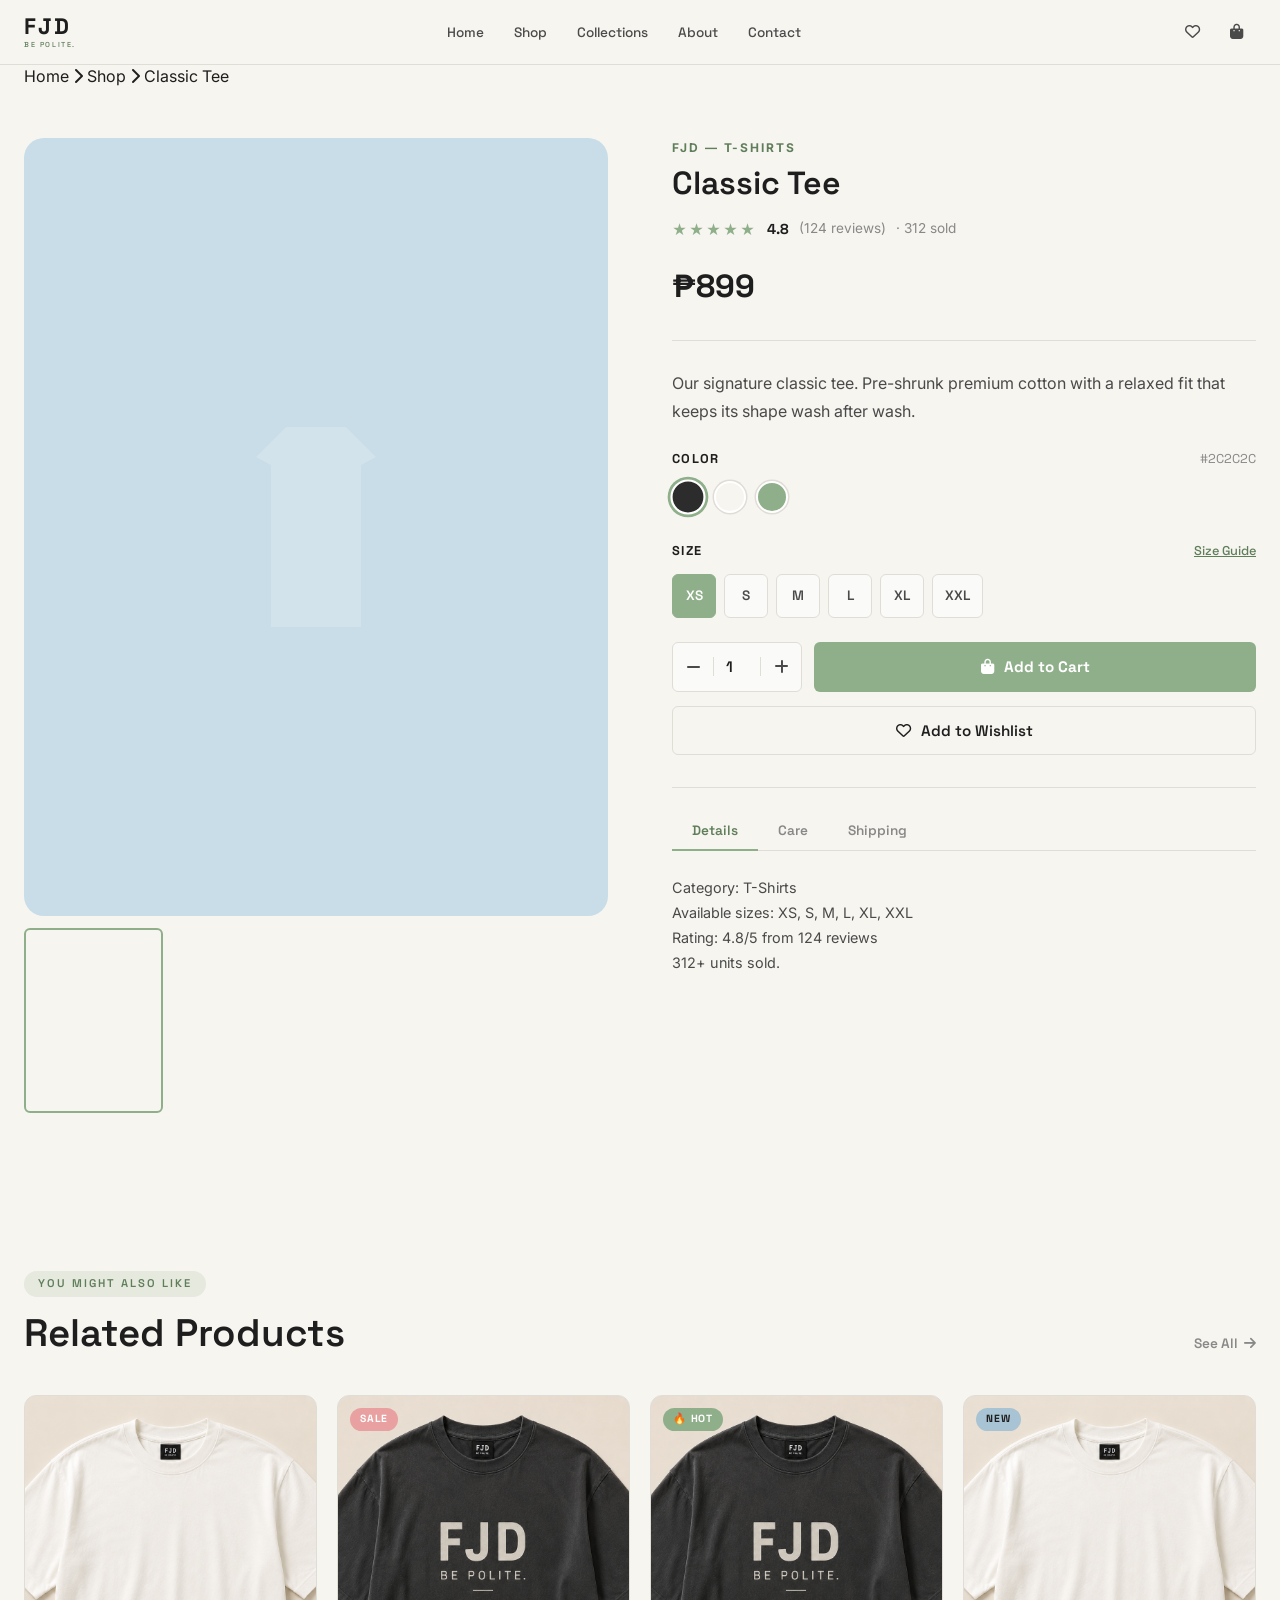
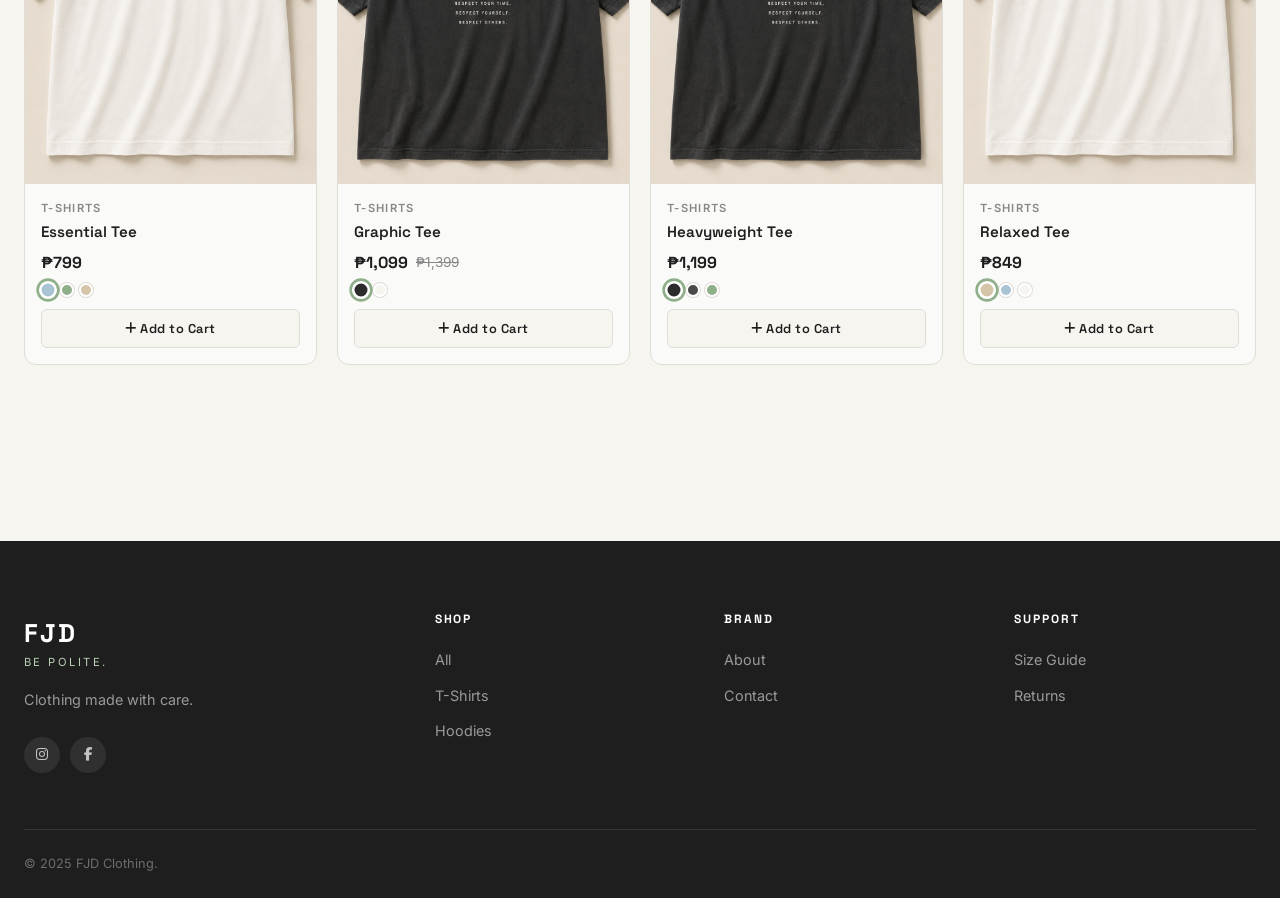
<file: product.html>
<!DOCTYPE html>
<html lang="en">
<head>
  <meta charset="UTF-8">
  <meta name="viewport" content="width=device-width, initial-scale=1.0">
  <title>Product — FJD</title>
  <link rel="stylesheet" href="https://cdnjs.cloudflare.com/ajax/libs/font-awesome/6.5.0/css/all.min.css">
  <link rel="stylesheet" href="css/style.css">
  <link rel="stylesheet" href="css/shop.css">
  <link rel="stylesheet" href="css/responsive.css">
  <style>
    .reveal{opacity:0;transform:translateY(20px);transition:opacity .5s,transform .5s}.reveal.revealed{opacity:1;transform:translateY(0)}
    .related-grid{display:grid;grid-template-columns:repeat(4,1fr);gap:20px;margin-top:40px}
    @media(max-width:768px){.related-grid{grid-template-columns:repeat(2,1fr)}}
    .img-thumb-placeholder{width:100%;height:100%;display:flex;align-items:center;justify-content:center}
  </style>
</head>
<body>
<nav class="navbar">
  <div class="container">
    <div class="nav-inner">
      <a href="index.html" class="nav-logo">FJD<span>BE POLITE.</span></a>
      <ul class="nav-links">
        <li><a href="index.html">Home</a></li><li><a href="shop.html">Shop</a></li><li><a href="collections.html">Collections</a></li><li><a href="about.html">About</a></li><li><a href="contact.html">Contact</a></li>
      </ul>
      <div class="nav-actions">
        <a href="wishlist.html" class="nav-icon-btn"><i class="far fa-heart"></i><span class="nav-badge wishlist-badge" style="display:none">0</span></a>
        <a href="cart.html" class="nav-icon-btn"><i class="fas fa-shopping-bag"></i><span class="nav-badge cart-badge" style="display:none">0</span></a>
        <button class="nav-hamburger" id="hamburger"><span class="hamburger-line"></span><span class="hamburger-line"></span><span class="hamburger-line"></span></button>
      </div>
    </div>
  </div>
</nav>
<nav class="mobile-nav" id="mobileNav">
  <a href="index.html">Home</a><a href="shop.html">Shop</a><a href="collections.html">Collections</a><a href="about.html">About</a><a href="contact.html">Contact</a><a href="cart.html">Cart</a><a href="wishlist.html">Wishlist</a>
</nav>

<div class="page-top">
  <div class="container">
    <div class="breadcrumb" id="breadcrumb">
      <a href="index.html">Home</a>
      <i class="fas fa-chevron-right"></i>
      <a href="shop.html">Shop</a>
      <i class="fas fa-chevron-right"></i>
      <span id="breadcrumbName">Product</span>
    </div>

    <div class="product-layout" id="productLayout">
      <!-- Filled by JS -->
    </div>

    <!-- Related Products -->
    <div style="padding-bottom:80px;">
      <div class="section-header reveal" style="margin-top:60px;">
        <div>
          <div class="section-label">You might also like</div>
          <h2>Related Products</h2>
        </div>
        <a href="shop.html" class="view-all">See All <i class="fas fa-arrow-right"></i></a>
      </div>
      <div class="related-grid" id="relatedGrid"></div>
    </div>
  </div>
</div>

<!-- Footer -->
<footer class="footer">
  <div class="container">
    <div class="footer-grid">
      <div class="footer-brand"><div class="logo-text">FJD</div><div class="tagline">BE POLITE.</div><p>Clothing made with care.</p><div class="social-row"><a href="#" class="social-btn"><i class="fab fa-instagram"></i></a><a href="#" class="social-btn"><i class="fab fa-facebook-f"></i></a></div></div>
      <div class="footer-col"><h5>Shop</h5><ul><li><a href="shop.html">All</a></li><li><a href="shop.html?cat=T-Shirts">T-Shirts</a></li><li><a href="shop.html?cat=Hoodies">Hoodies</a></li></ul></div>
      <div class="footer-col"><h5>Brand</h5><ul><li><a href="about.html">About</a></li><li><a href="contact.html">Contact</a></li></ul></div>
      <div class="footer-col"><h5>Support</h5><ul><li><a href="#">Size Guide</a></li><li><a href="#">Returns</a></li></ul></div>
    </div>
    <div class="footer-bottom"><p>© 2025 FJD Clothing.</p></div>
  </div>
</footer>
<div class="toast-container"></div>

<script src="js/products.js"></script>
<script src="js/cart.js"></script>
<script src="js/app.js"></script>
<script>
document.addEventListener('DOMContentLoaded', () => {
  const params = new URLSearchParams(window.location.search);
  const id = parseInt(params.get('id')) || 1;
  const product = getProductById(id);
  if (!product) { window.location.href = '404.html'; return; }

  document.title = `${product.name} — FJD`;
  document.getElementById('breadcrumbName').textContent = product.name;

  const imgColors = [product.img, product.img, product.img, product.img];
  const thumbsHTML = imgColors.map((c,i) => `
    <div class="gallery-thumb${i===0?' active':''}" data-idx="${i}" style="background:${c};cursor:pointer;">
      <div class="img-thumb-placeholder" style="background:${c};"></div>
    </div>`).join('');

  const wishlisted = Wishlist.has(id);
  const colorsHTML = product.colors.map((c,i) =>
    `<div class="color-swatch${i===0?' active':''}" style="background:${c}" data-color="${c}" title="${c}"></div>`
  ).join('');
  const sizesHTML = product.sizes.map((s,i) =>
    `<button class="size-btn${i===0?' active':''}" data-size="${s}">${s}</button>`
  ).join('');
  const priceHTML = product.originalPrice
    ? `<span class="product-price-current">${formatPrice(product.price)}</span><span class="product-price-original">${formatPrice(product.originalPrice)}</span><span class="product-price-badge">${Math.round((1-product.price/product.originalPrice)*100)}% OFF</span>`
    : `<span class="product-price-current">${formatPrice(product.price)}</span>`;
  const stars = '★'.repeat(Math.round(product.rating)) + '☆'.repeat(5-Math.round(product.rating));

  document.getElementById('productLayout').innerHTML = `
    <div class="product-gallery">
      <div class="gallery-main" id="galleryMain" >
        <div style="width:100%;height:100%;display:flex;align-items:center;justify-content:center;background:${imgColors[0]};">
          <svg width="120" height="200" viewBox="0 0 120 200" fill="none" opacity="0.2">
            <path d="M30 0 L0 30 L15 38 L15 200 L105 200 L105 38 L120 30 L90 0 L30 0Z" fill="white"/>
          </svg>
        </div>
      </div>
      <div class="gallery-thumbs">${thumbsHTML}</div>
    </div>
    <div class="product-info reveal">
      <div class="product-brand">FJD — ${product.category}</div>
      <h1>${product.name}</h1>
      <div class="product-rating">
        <span class="stars">${stars}</span>
        <span style="font-family:var(--font-head);font-size:.9rem;font-weight:700;color:var(--ink)">${product.rating}</span>
        <span class="rating-count">(${product.reviews} reviews)</span>
        <span class="rating-count">· ${product.sold} sold</span>
      </div>
      <div class="product-price-row">${priceHTML}</div>
      <p style="margin-bottom:24px;line-height:1.75;">${product.description}</p>
      <div class="option-label">Color <span style="font-weight:400;color:var(--ink-muted);text-transform:none;letter-spacing:0;" id="activeColorLabel">${product.colors[0]}</span></div>
      <div class="color-options" id="colorOptions">${colorsHTML}</div>
      <div class="option-label">Size <span class="size-guide">Size Guide</span></div>
      <div class="size-options" id="sizeOptions">${sizesHTML}</div>
      <div class="product-action-row">
        <div class="qty-control">
          <button class="qty-btn" id="qtyMinus"><i class="fas fa-minus"></i></button>
          <input type="number" class="qty-input" id="qtyInput" value="1" min="1" max="10">
          <button class="qty-btn" id="qtyPlus"><i class="fas fa-plus"></i></button>
        </div>
        <button class="add-to-cart-btn" id="addToCartBtn">
          <i class="fas fa-shopping-bag"></i> Add to Cart
        </button>
      </div>
      <button class="wishlist-btn-full${wishlisted?' wishlisted':''}" id="wishlistBtn">
        <i class="${wishlisted?'fas':'far'} fa-heart"></i>
        ${wishlisted ? 'Saved to Wishlist' : 'Add to Wishlist'}
      </button>
      <div class="product-tabs" style="margin-top:32px;">
        <div class="tab-headers">
          <button class="tab-header active" data-tab="details">Details</button>
          <button class="tab-header" data-tab="care">Care</button>
          <button class="tab-header" data-tab="shipping">Shipping</button>
        </div>
        <div class="tab-content active" id="tab-details">
          <p>Category: ${product.category}</p>
          <p>Available sizes: ${product.sizes.join(', ')}</p>
          <p>Rating: ${product.rating}/5 from ${product.reviews} reviews</p>
          <p>${product.sold}+ units sold.</p>
        </div>
        <div class="tab-content" id="tab-care">
          <p>Machine wash cold with like colors. Do not bleach. Tumble dry low. Do not iron on print. For best results, wash inside out.</p>
        </div>
        <div class="tab-content" id="tab-shipping">
          <p>Free shipping on orders over ₱2,000. Standard delivery 3–5 business days. Express delivery available at checkout.</p>
        </div>
      </div>
    </div>`;

  // Gallery thumb click
  document.querySelectorAll('.gallery-thumb').forEach(thumb => {
    thumb.addEventListener('click', () => {
      document.querySelectorAll('.gallery-thumb').forEach(t => t.classList.remove('active'));
      thumb.classList.add('active');
      const src = allImgs[parseInt(thumb.dataset.idx)];
      document.getElementById('galleryMainImg').src = src;
    });
  });

  // Color swatches
  let selectedColor = product.colors[0];
  document.getElementById('colorOptions').addEventListener('click', (e) => {
    const swatch = e.target.closest('.color-swatch');
    if (!swatch) return;
    document.querySelectorAll('.color-swatch').forEach(s => s.classList.remove('active'));
    swatch.classList.add('active');
    selectedColor = swatch.dataset.color;
    document.getElementById('activeColorLabel').textContent = selectedColor;
  });

  // Size btns
  let selectedSize = product.sizes[0];
  document.getElementById('sizeOptions').addEventListener('click', (e) => {
    if (!e.target.classList.contains('size-btn') || e.target.classList.contains('unavailable')) return;
    document.querySelectorAll('.size-btn').forEach(b => b.classList.remove('active'));
    e.target.classList.add('active');
    selectedSize = e.target.dataset.size;
  });

  // Qty
  document.getElementById('qtyMinus').addEventListener('click', () => {
    const inp = document.getElementById('qtyInput');
    if (parseInt(inp.value) > 1) inp.value = parseInt(inp.value) - 1;
  });
  document.getElementById('qtyPlus').addEventListener('click', () => {
    const inp = document.getElementById('qtyInput');
    if (parseInt(inp.value) < 10) inp.value = parseInt(inp.value) + 1;
  });

  // Add to cart
  document.getElementById('addToCartBtn').addEventListener('click', () => {
    const qty = parseInt(document.getElementById('qtyInput').value);
    Cart.add(id, selectedSize, selectedColor, qty);
  });

  // Wishlist
  const wBtn = document.getElementById('wishlistBtn');
  wBtn.addEventListener('click', () => {
    const isNow = Wishlist.toggle(id);
    wBtn.classList.toggle('wishlisted', isNow);
    wBtn.querySelector('i').className = `${isNow?'fas':'far'} fa-heart`;
    wBtn.innerHTML = `<i class="${isNow?'fas':'far'} fa-heart"></i> ${isNow?'Saved to Wishlist':'Add to Wishlist'}`;
  });

  // Tabs
  document.querySelectorAll('.tab-header').forEach(h => {
    h.addEventListener('click', () => {
      document.querySelectorAll('.tab-header').forEach(t => t.classList.remove('active'));
      document.querySelectorAll('.tab-content').forEach(c => c.classList.remove('active'));
      h.classList.add('active');
      document.getElementById('tab-' + h.dataset.tab).classList.add('active');
    });
  });

  // Related
  const related = getRelatedProducts(id, 4);
  document.getElementById('relatedGrid').innerHTML = related.map(renderProductCard).join('');

  // Reveal observer
  const obs = new IntersectionObserver(entries => entries.forEach(e => { if(e.isIntersecting){e.target.classList.add('revealed');obs.unobserve(e.target);}}),{threshold:.1});
  document.querySelectorAll('.reveal').forEach(el=>obs.observe(el));
});
</script>
</body>
</html>
</file>
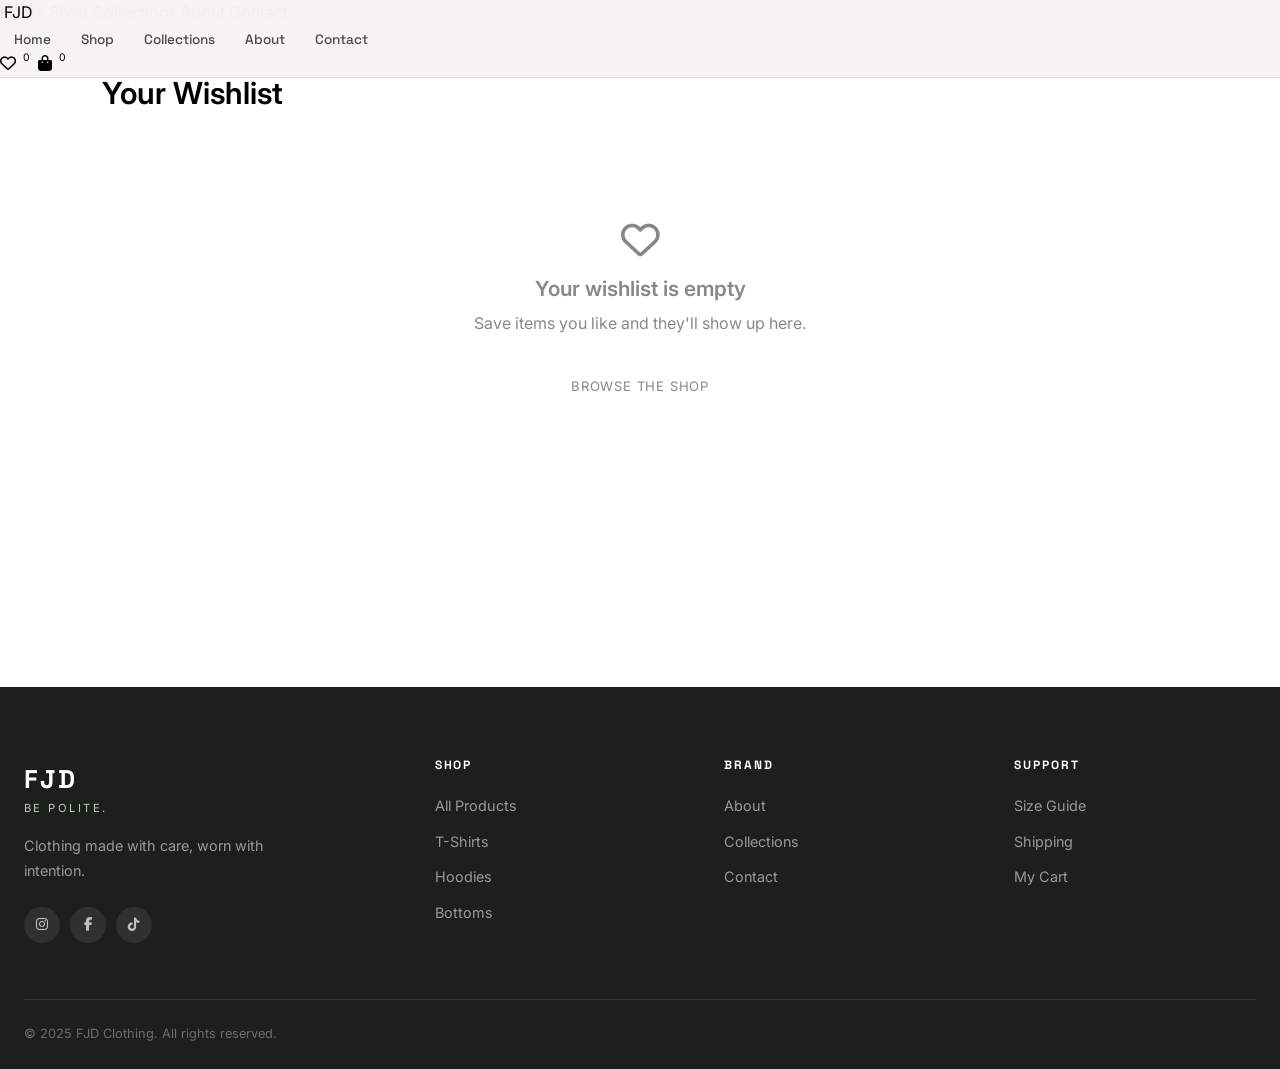
<file: wishlist.html>
<!DOCTYPE html>
<html lang="en">
<head>
  <meta charset="UTF-8">
  <meta name="viewport" content="width=device-width, initial-scale=1.0">
  <title>Your Wishlist | FJD — BE POLITE.</title>
  <meta name="description" content="Items you've saved at FJD.">

  <link rel="preconnect" href="https://fonts.googleapis.com">
  <link href="https://fonts.googleapis.com/css2?family=Space+Grotesk:wght@500;600;700&family=Inter:wght@400;500;600&display=swap" rel="stylesheet">
  <link rel="stylesheet" href="https://cdnjs.cloudflare.com/ajax/libs/font-awesome/6.5.1/css/all.min.css">

  <link rel="stylesheet" href="css/style.css">
  <link rel="stylesheet" href="css/pages.css">
  <link rel="stylesheet" href="css/responsive.css">
</head>
<body>

  <header class="site-header">
    <nav class="navbar">
      <div class="nav-left">
        <button class="menu-toggle" aria-label="Open menu" aria-expanded="false">
          <span></span><span></span><span></span>
        </button>
        <a href="index.html" class="logo">FJD</a>
      </div>
      <ul class="nav-links">
        <li><a href="index.html">Home</a></li>
        <li><a href="shop.html">Shop</a></li>
        <li><a href="collections.html">Collections</a></li>
        <li><a href="about.html">About</a></li>
        <li><a href="contact.html">Contact</a></li>
      </ul>
      <div class="nav-icons">
        <a href="wishlist.html" class="icon-btn" aria-label="Wishlist">
          <i class="fa-regular fa-heart"></i><span class="badge" id="wishlistCount">0</span>
        </a>
        <a href="cart.html" class="icon-btn" aria-label="Cart">
          <i class="fa-solid fa-bag-shopping"></i><span class="badge" id="cartCount">0</span>
        </a>
      </div>
    </nav>
    <div class="mobile-menu" id="mobileMenu">
      <a href="index.html">Home</a>
      <a href="shop.html">Shop</a>
      <a href="collections.html">Collections</a>
      <a href="about.html">About</a>
      <a href="contact.html">Contact</a>
    </div>
  </header>

  <main>
    <section class="wishlist-wrap">
      <h1>Your Wishlist</h1>

      <div id="wishlistGrid" class="wishlist-grid"></div>

      <div id="wishlistEmpty" class="empty-state" style="display:none;">
        <i class="fa-regular fa-heart"></i>
        <h3>Your wishlist is empty</h3>
        <p>Save items you like and they'll show up here.</p>
        <a href="shop.html" class="btn-browse">Browse the shop</a>
      </div>
    </section>
  </main>

<!-- Footer -->
<footer class="footer">
  <div class="container">
    <div class="footer-grid">
      <div class="footer-brand">
        <div class="logo-text">FJD</div><div class="tagline">BE POLITE.</div>
        <p>Clothing made with care, worn with intention.</p>
        <div class="social-row">
          <a href="#" class="social-btn"><i class="fab fa-instagram"></i></a>
          <a href="#" class="social-btn"><i class="fab fa-facebook-f"></i></a>
          <a href="#" class="social-btn"><i class="fab fa-tiktok"></i></a>
        </div>
      </div>
      <div class="footer-col"><h5>Shop</h5><ul><li><a href="shop.html">All Products</a></li><li><a href="shop.html?cat=T-Shirts">T-Shirts</a></li><li><a href="shop.html?cat=Hoodies">Hoodies</a></li><li><a href="shop.html?cat=Bottoms">Bottoms</a></li></ul></div>
      <div class="footer-col"><h5>Brand</h5><ul><li><a href="about.html">About</a></li><li><a href="collections.html">Collections</a></li><li><a href="contact.html">Contact</a></li></ul></div>
      <div class="footer-col"><h5>Support</h5><ul><li><a href="#">Size Guide</a></li><li><a href="#">Shipping</a></li><li><a href="cart.html">My Cart</a></li></ul></div>
    </div>
    <div class="footer-bottom"><p>© 2025 FJD Clothing. All rights reserved.</p></div>
  </div>
</footer>

  <script src="js/products.js"></script>
  <script src="js/cart.js"></script>
  <script src="js/app.js"></script>
  <script src="js/pages.js"></script>
</body>
</html>
</file>
<file: css/style.css>
/* ============================================
   FJD — BE POLITE. | Global Styles
   Palette: Sage Green, Pastel Blue, Off-White
   ============================================ */

@import url('https://fonts.googleapis.com/css2?family=Space+Grotesk:wght@300;400;500;600;700&family=Inter:wght@300;400;500;600&display=swap');

/* ── Design Tokens ── */
:root {
  --sage:        #8FAF8A;
  --sage-light:  #B8D0B3;
  --sage-dark:   #5F7E5A;
  --blue:        #A8C4D4;
  --blue-light:  #C8DDE8;
  --blue-dark:   #6A9AB0;
  --offwhite:    #F7F5F0;
  --white:       #FFFFFF;
  --ink:         #1E1E1E;
  --ink-soft:    #4A4A4A;
  --ink-muted:   #888888;
  --border:      #E0DDD6;
  --card-bg:     #FAFAF8;

  --font-head:   'Space Grotesk', sans-serif;
  --font-body:   'Inter', sans-serif;

  --radius-sm:   6px;
  --radius-md:   12px;
  --radius-lg:   20px;
  --radius-pill: 999px;

  --shadow-sm:   0 2px 8px rgba(0,0,0,0.06);
  --shadow-md:   0 6px 24px rgba(0,0,0,0.10);
  --shadow-lg:   0 16px 48px rgba(0,0,0,0.14);

  --transition:  0.25s cubic-bezier(0.4, 0, 0.2, 1);
  --max-width:   1280px;
}

/* ── Reset ── */
*, *::before, *::after { box-sizing: border-box; margin: 0; padding: 0; }
html { scroll-behavior: smooth; -webkit-font-smoothing: antialiased; }
body {
  font-family: var(--font-body);
  background: var(--offwhite);
  color: var(--ink);
  line-height: 1.6;
  font-size: 16px;
}
img { display: block; max-width: 100%; }
a { text-decoration: none; color: inherit; }
ul { list-style: none; }
button { cursor: pointer; border: none; background: none; font-family: inherit; }
input, textarea, select { font-family: inherit; outline: none; }

/* ── Container ── */
.container {
  width: 100%;
  max-width: var(--max-width);
  margin: 0 auto;
  padding: 0 24px;
}

/* ── Typography ── */
h1, h2, h3, h4, h5 { font-family: var(--font-head); font-weight: 600; line-height: 1.15; }
h1 { font-size: clamp(2.4rem, 5vw, 4.5rem); }
h2 { font-size: clamp(1.8rem, 3vw, 2.8rem); }
h3 { font-size: clamp(1.2rem, 2vw, 1.6rem); }
h4 { font-size: 1.1rem; }
p  { color: var(--ink-soft); }

/* ── Buttons ── */
.btn {
  display: inline-flex;
  align-items: center;
  gap: 8px;
  padding: 12px 28px;
  border-radius: var(--radius-pill);
  font-family: var(--font-head);
  font-size: 0.875rem;
  font-weight: 600;
  letter-spacing: 0.04em;
  transition: var(--transition);
}
.btn-primary {
  background: var(--sage);
  color: var(--white);
  border: 2px solid var(--sage);
}
.btn-primary:hover {
  background: var(--sage-dark);
  border-color: var(--sage-dark);
  transform: translateY(-1px);
  box-shadow: var(--shadow-md);
}
.btn-outline {
  background: transparent;
  color: var(--ink);
  border: 2px solid var(--ink);
}
.btn-outline:hover {
  background: var(--ink);
  color: var(--white);
  transform: translateY(-1px);
}
.btn-ghost {
  background: transparent;
  color: var(--sage-dark);
  border: 2px solid var(--sage);
  padding: 10px 22px;
}
.btn-ghost:hover {
  background: var(--sage);
  color: var(--white);
}

/* ── Section Label ── */
.section-label {
  display: inline-block;
  font-family: var(--font-head);
  font-size: 0.7rem;
  font-weight: 600;
  letter-spacing: 0.18em;
  text-transform: uppercase;
  color: var(--sage-dark);
  background: var(--sage-light);
  background: rgba(143,175,138,0.18);
  padding: 4px 14px;
  border-radius: var(--radius-pill);
  margin-bottom: 14px;
}

/* ── Section Header ── */
.section-header {
  display: flex;
  align-items: flex-end;
  justify-content: space-between;
  margin-bottom: 40px;
  gap: 16px;
  flex-wrap: wrap;
}
.section-header .view-all {
  font-family: var(--font-head);
  font-size: 0.85rem;
  font-weight: 600;
  color: var(--ink-muted);
  display: flex;
  align-items: center;
  gap: 6px;
  transition: color var(--transition);
  white-space: nowrap;
}
.section-header .view-all:hover { color: var(--sage-dark); }

/* ── Product Card ── */
.product-card {
  background: var(--card-bg);
  border-radius: var(--radius-md);
  overflow: hidden;
  transition: var(--transition);
  border: 1px solid var(--border);
  position: relative;
}
.product-card:hover {
  transform: translateY(-4px);
  box-shadow: var(--shadow-md);
}
.product-card .card-img {
  position: relative;
  aspect-ratio: 3/4;
  overflow: hidden;
  background: var(--blue-light);
}
.product-card .card-img img {
  width: 100%; height: 100%;
  object-fit: cover;
  transition: transform 0.5s ease;
}
.product-card:hover .card-img img { transform: scale(1.05); }
.product-card .card-actions {
  position: absolute;
  top: 12px; right: 12px;
  display: flex;
  flex-direction: column;
  gap: 8px;
  opacity: 0;
  transform: translateX(8px);
  transition: var(--transition);
}
.product-card:hover .card-actions { opacity: 1; transform: translateX(0); }
.card-action-btn {
  width: 36px; height: 36px;
  background: var(--white);
  border-radius: 50%;
  display: flex;
  align-items: center;
  justify-content: center;
  font-size: 0.8rem;
  color: var(--ink);
  box-shadow: var(--shadow-sm);
  transition: var(--transition);
  border: none;
  cursor: pointer;
}
.card-action-btn:hover { background: var(--sage); color: var(--white); }
.card-action-btn.wishlisted { background: var(--sage); color: var(--white); }
.product-card .card-badge {
  position: absolute;
  top: 12px; left: 12px;
  font-family: var(--font-head);
  font-size: 0.65rem;
  font-weight: 700;
  letter-spacing: 0.08em;
  text-transform: uppercase;
  padding: 3px 10px;
  border-radius: var(--radius-pill);
}
.badge-new { background: var(--blue); color: var(--ink); }
.badge-hot { background: var(--sage); color: var(--white); }
.badge-sale { background: #E8A0A0; color: var(--white); }
.product-card .card-body {
  padding: 16px;
}
.card-category {
  font-size: 0.7rem;
  font-weight: 600;
  letter-spacing: 0.12em;
  text-transform: uppercase;
  color: var(--ink-muted);
  margin-bottom: 4px;
}
.card-name {
  font-family: var(--font-head);
  font-size: 0.95rem;
  font-weight: 600;
  color: var(--ink);
  margin-bottom: 8px;
  line-height: 1.3;
}
.card-price {
  display: flex;
  align-items: center;
  gap: 8px;
}
.price-current {
  font-family: var(--font-head);
  font-size: 1rem;
  font-weight: 700;
  color: var(--ink);
}
.price-original {
  font-size: 0.85rem;
  color: var(--ink-muted);
  text-decoration: line-through;
}
.card-add-btn {
  width: 100%;
  margin-top: 12px;
  padding: 10px;
  background: var(--offwhite);
  border: 1.5px solid var(--border);
  border-radius: var(--radius-sm);
  font-family: var(--font-head);
  font-size: 0.8rem;
  font-weight: 600;
  color: var(--ink);
  transition: var(--transition);
  cursor: pointer;
  letter-spacing: 0.04em;
}
.card-add-btn:hover {
  background: var(--sage);
  border-color: var(--sage);
  color: var(--white);
}

/* ── Color Swatches ── */
.card-colors {
  display: flex;
  gap: 5px;
  margin-top: 8px;
}
.color-dot {
  width: 14px; height: 14px;
  border-radius: 50%;
  border: 2px solid var(--white);
  box-shadow: 0 0 0 1px var(--border);
  cursor: pointer;
  transition: transform var(--transition);
}
.color-dot:hover, .color-dot.active { transform: scale(1.3); box-shadow: 0 0 0 2px var(--sage); }

/* ═══════════════════════════════
   NAVBAR
═══════════════════════════════ */
.navbar {
  position: fixed;
  top: 0; left: 0; right: 0;
  z-index: 1000;
  background: rgba(247, 245, 240, 0.92);
  backdrop-filter: blur(16px);
  -webkit-backdrop-filter: blur(16px);
  border-bottom: 1px solid var(--border);
  transition: box-shadow var(--transition);
}
.navbar.scrolled { box-shadow: var(--shadow-sm); }
.nav-inner {
  display: flex;
  align-items: center;
  justify-content: space-between;
  height: 64px;
  gap: 24px;
}
.nav-logo {
  font-family: var(--font-head);
  font-weight: 700;
  font-size: 1.4rem;
  letter-spacing: 0.08em;
  color: var(--ink);
  display: flex;
  flex-direction: column;
  line-height: 1;
}
.nav-logo span {
  font-size: 0.45rem;
  font-weight: 500;
  letter-spacing: 0.22em;
  color: var(--sage-dark);
  text-transform: uppercase;
  margin-top: 2px;
}
.nav-links {
  display: flex;
  align-items: center;
  gap: 2px;
}
.nav-links a {
  font-family: var(--font-head);
  font-size: 0.85rem;
  font-weight: 500;
  color: var(--ink-soft);
  padding: 6px 14px;
  border-radius: var(--radius-pill);
  transition: var(--transition);
  position: relative;
}
.nav-links a:hover, .nav-links a.active {
  color: var(--sage-dark);
  background: rgba(143,175,138,0.12);
}
.nav-actions {
  display: flex;
  align-items: center;
  gap: 4px;
}
.nav-icon-btn {
  width: 40px; height: 40px;
  border-radius: 50%;
  display: flex;
  align-items: center;
  justify-content: center;
  font-size: 0.95rem;
  color: var(--ink-soft);
  transition: var(--transition);
  position: relative;
  background: transparent;
  border: none;
  cursor: pointer;
}
.nav-icon-btn:hover {
  background: rgba(143,175,138,0.15);
  color: var(--sage-dark);
}
.nav-badge {
  position: absolute;
  top: 4px; right: 4px;
  width: 16px; height: 16px;
  background: var(--sage);
  color: var(--white);
  border-radius: 50%;
  font-size: 0.6rem;
  font-weight: 700;
  display: flex;
  align-items: center;
  justify-content: center;
  font-family: var(--font-head);
}
.nav-hamburger {
  display: none;
  flex-direction: column;
  gap: 5px;
  padding: 8px;
  cursor: pointer;
  background: none;
  border: none;
}
.hamburger-line {
  width: 22px; height: 2px;
  background: var(--ink);
  border-radius: 2px;
  transition: var(--transition);
}
.nav-hamburger.open .hamburger-line:nth-child(1) { transform: translateY(7px) rotate(45deg); }
.nav-hamburger.open .hamburger-line:nth-child(2) { opacity: 0; }
.nav-hamburger.open .hamburger-line:nth-child(3) { transform: translateY(-7px) rotate(-45deg); }

/* Mobile Nav Drawer */
.mobile-nav {
  display: none;
  position: fixed;
  top: 64px; left: 0; right: 0; bottom: 0;
  background: var(--offwhite);
  z-index: 999;
  padding: 32px 24px;
  overflow-y: auto;
  transform: translateX(-100%);
  transition: transform 0.35s cubic-bezier(0.4, 0, 0.2, 1);
}
.mobile-nav.open { transform: translateX(0); }
.mobile-nav a {
  display: block;
  font-family: var(--font-head);
  font-size: 1.5rem;
  font-weight: 600;
  color: var(--ink);
  padding: 14px 0;
  border-bottom: 1px solid var(--border);
  transition: color var(--transition);
}
.mobile-nav a:hover { color: var(--sage-dark); padding-left: 8px; }

/* ═══════════════════════════════
   FOOTER
═══════════════════════════════ */
.footer {
  background: var(--ink);
  color: rgba(255,255,255,0.75);
  padding: 72px 0 0;
  margin-top: 96px;
}
.footer-grid {
  display: grid;
  grid-template-columns: 1.5fr 1fr 1fr 1fr;
  gap: 48px;
  padding-bottom: 56px;
  border-bottom: 1px solid rgba(255,255,255,0.1);
}
.footer-brand .logo-text {
  font-family: var(--font-head);
  font-size: 1.6rem;
  font-weight: 700;
  color: var(--white);
  letter-spacing: 0.08em;
}
.footer-brand .tagline {
  font-size: 0.7rem;
  letter-spacing: 0.22em;
  color: var(--sage-light);
  text-transform: uppercase;
  margin-bottom: 16px;
}
.footer-brand p {
  font-size: 0.9rem;
  color: rgba(255,255,255,0.55);
  line-height: 1.7;
  margin-bottom: 24px;
  max-width: 260px;
}
.social-row {
  display: flex;
  gap: 10px;
}
.social-btn {
  width: 36px; height: 36px;
  border-radius: 50%;
  background: rgba(255,255,255,0.08);
  color: rgba(255,255,255,0.7);
  display: flex;
  align-items: center;
  justify-content: center;
  font-size: 0.85rem;
  transition: var(--transition);
}
.social-btn:hover { background: var(--sage); color: var(--white); }
.footer-col h5 {
  font-family: var(--font-head);
  font-size: 0.75rem;
  font-weight: 700;
  letter-spacing: 0.16em;
  text-transform: uppercase;
  color: var(--white);
  margin-bottom: 20px;
}
.footer-col ul li { margin-bottom: 10px; }
.footer-col ul li a {
  font-size: 0.9rem;
  color: rgba(255,255,255,0.55);
  transition: color var(--transition);
}
.footer-col ul li a:hover { color: var(--sage-light); }
.footer-bottom {
  padding: 24px 0;
  display: flex;
  align-items: center;
  justify-content: space-between;
  gap: 16px;
  flex-wrap: wrap;
}
.footer-bottom p { font-size: 0.8rem; color: rgba(255,255,255,0.35); }
.footer-bottom .policies {
  display: flex;
  gap: 20px;
}
.footer-bottom .policies a {
  font-size: 0.8rem;
  color: rgba(255,255,255,0.35);
  transition: color var(--transition);
}
.footer-bottom .policies a:hover { color: rgba(255,255,255,0.7); }

/* ═══════════════════════════════
   TOAST NOTIFICATIONS
═══════════════════════════════ */
.toast-container {
  position: fixed;
  bottom: 24px; right: 24px;
  z-index: 9999;
  display: flex;
  flex-direction: column;
  gap: 10px;
}
.toast {
  background: var(--ink);
  color: var(--white);
  padding: 14px 20px;
  border-radius: var(--radius-md);
  font-family: var(--font-head);
  font-size: 0.85rem;
  font-weight: 500;
  display: flex;
  align-items: center;
  gap: 10px;
  box-shadow: var(--shadow-lg);
  transform: translateX(120%);
  transition: transform 0.35s cubic-bezier(0.4, 0, 0.2, 1);
  max-width: 320px;
  border-left: 3px solid var(--sage);
}
.toast.show { transform: translateX(0); }
.toast i { color: var(--sage); }

/* ── Page Top Padding (for fixed nav) ── */
.page-top { padding-top: 64px; }

/* ── Loading Screen ── */
.loader {
  position: fixed;
  inset: 0;
  background: var(--offwhite);
  z-index: 9999;
  display: flex;
  flex-direction: column;
  align-items: center;
  justify-content: center;
  gap: 20px;
  transition: opacity 0.5s, visibility 0.5s;
}
.loader.hidden { opacity: 0; visibility: hidden; }
.loader-logo {
  font-family: var(--font-head);
  font-size: 2.5rem;
  font-weight: 700;
  letter-spacing: 0.1em;
  color: var(--ink);
}
.loader-bar {
  width: 120px; height: 3px;
  background: var(--border);
  border-radius: var(--radius-pill);
  overflow: hidden;
}
.loader-fill {
  height: 100%;
  background: var(--sage);
  border-radius: var(--radius-pill);
  animation: loadFill 1.2s ease forwards;
}
@keyframes loadFill {
  from { width: 0; }
  to   { width: 100%; }
}

/* ── Empty State ── */
.empty-state {
  text-align: center;
  padding: 80px 24px;
  color: var(--ink-muted);
}
.empty-state i {
  font-size: 3rem;
  color: var(--blue);
  margin-bottom: 16px;
}
.empty-state h3 { color: var(--ink); margin-bottom: 8px; }
.empty-state p { margin-bottom: 24px; }
</file>
<file: css/home.css>
/* ============================================
   FJD — Home Page Styles
   ============================================ */

/* ── Hero ── */
.hero {
  min-height: 100vh;
  display: grid;
  grid-template-columns: 1fr 1fr;
  position: relative;
  overflow: hidden;
  padding-top: 64px;
}
.hero-left {
  display: flex;
  flex-direction: column;
  justify-content: center;
  padding: 80px 60px 80px 0;
  padding-left: max(24px, calc((100vw - 1280px) / 2 + 24px));
}
.hero-eyebrow {
  display: inline-flex;
  align-items: center;
  gap: 8px;
  font-family: var(--font-head);
  font-size: 0.7rem;
  font-weight: 600;
  letter-spacing: 0.2em;
  text-transform: uppercase;
  color: var(--sage-dark);
  margin-bottom: 24px;
}
.hero-eyebrow::before {
  content: '';
  width: 28px; height: 2px;
  background: var(--sage);
  border-radius: 2px;
}
.hero-headline {
  margin-bottom: 12px;
}
.hero-tagline {
  font-family: var(--font-head);
  font-size: clamp(1.2rem, 2.5vw, 1.8rem);
  font-weight: 300;
  color: var(--sage-dark);
  letter-spacing: 0.3em;
  text-transform: uppercase;
  margin-bottom: 28px;
}
.hero-description {
  font-size: 1rem;
  line-height: 1.75;
  color: var(--ink-soft);
  max-width: 440px;
  margin-bottom: 40px;
}
.hero-cta {
  display: flex;
  gap: 14px;
  flex-wrap: wrap;
  align-items: center;
}
.hero-stats {
  display: flex;
  gap: 40px;
  margin-top: 56px;
  padding-top: 32px;
  border-top: 1px solid var(--border);
}
.stat-item {}
.stat-number {
  font-family: var(--font-head);
  font-size: 1.8rem;
  font-weight: 700;
  color: var(--ink);
  line-height: 1;
}
.stat-label {
  font-size: 0.75rem;
  color: var(--ink-muted);
  margin-top: 4px;
  letter-spacing: 0.06em;
}

.hero-right {
  position: relative;
  background: var(--blue-light);
  overflow: hidden;
}
.hero-image-main {
  position: absolute;
  inset: 0;
}
.hero-image-main img {
  width: 100%; height: 100%;
  object-fit: cover;
}
.hero-image-overlay {
  position: absolute;
  inset: 0;
  background: linear-gradient(135deg, rgba(168,196,212,0.3) 0%, transparent 60%);
}
.hero-floating-tag {
  position: absolute;
  bottom: 40px; left: -20px;
  background: var(--white);
  border-radius: var(--radius-md);
  padding: 16px 20px;
  box-shadow: var(--shadow-lg);
  display: flex;
  align-items: center;
  gap: 12px;
}
.floating-tag-icon {
  width: 40px; height: 40px;
  background: var(--sage-light);
  border-radius: 50%;
  display: flex;
  align-items: center;
  justify-content: center;
  color: var(--sage-dark);
  font-size: 1rem;
}
.floating-tag-text strong {
  display: block;
  font-family: var(--font-head);
  font-size: 0.85rem;
  font-weight: 600;
  color: var(--ink);
}
.floating-tag-text span {
  font-size: 0.75rem;
  color: var(--ink-muted);
}
.hero-image-thumbnail {
  position: absolute;
  top: 40px; right: -16px;
  width: 120px; height: 150px;
  border-radius: var(--radius-md);
  overflow: hidden;
  box-shadow: var(--shadow-lg);
  border: 3px solid var(--white);
}
.hero-image-thumbnail img { width: 100%; height: 100%; object-fit: cover; }

/* Hero placeholder images (CSS gradients) */
.img-placeholder-1 { background: linear-gradient(160deg, #B8D0B3 0%, #8FAF8A 100%); }
.img-placeholder-2 { background: linear-gradient(160deg, #A8C4D4 0%, #C8DDE8 100%); }
.img-placeholder-3 { background: linear-gradient(160deg, #D4C4A8 0%, #B8D0B3 100%); }
.img-placeholder-4 { background: linear-gradient(160deg, #C8DDE8 0%, #8FAF8A 100%); }
.img-placeholder-5 { background: linear-gradient(160deg, #8FAF8A 0%, #A8C4D4 100%); }

/* Silhouette figures in placeholder */
.placeholder-figure {
  width: 100%; height: 100%;
  display: flex;
  align-items: flex-end;
  justify-content: center;
  overflow: hidden;
}
.placeholder-figure svg { height: 90%; width: auto; opacity: 0.25; }

/* ── Marquee Strip ── */
.marquee-strip {
  background: var(--sage);
  color: var(--white);
  padding: 12px 0;
  overflow: hidden;
  white-space: nowrap;
}
.marquee-track {
  display: inline-flex;
  animation: marquee 22s linear infinite;
}
.marquee-item {
  display: inline-flex;
  align-items: center;
  gap: 14px;
  padding: 0 28px;
  font-family: var(--font-head);
  font-size: 0.75rem;
  font-weight: 600;
  letter-spacing: 0.14em;
  text-transform: uppercase;
}
.marquee-item::after {
  content: '·';
  font-size: 1.2rem;
  opacity: 0.5;
}
@keyframes marquee {
  from { transform: translateX(0); }
  to   { transform: translateX(-50%); }
}

/* ── Collections Section ── */
.collections-section {
  padding: 96px 0;
}
.collections-grid {
  display: grid;
  grid-template-columns: repeat(4, 1fr);
  gap: 16px;
}
.collection-card {
  position: relative;
  border-radius: var(--radius-md);
  overflow: hidden;
  cursor: pointer;
}
.collection-card:nth-child(1) { grid-column: span 2; grid-row: span 2; }
.collection-img {
  aspect-ratio: 1 / 1;
  width: 100%;
  height: 100%;
  transition: transform 0.5s ease;
}
.collection-card:nth-child(1) .collection-img {
  aspect-ratio: unset;
  position: absolute;
  inset: 0;
}
.collection-card:hover .collection-img { transform: scale(1.06); }
.collection-overlay {
  position: absolute;
  inset: 0;
  background: linear-gradient(to top, rgba(30,30,30,0.65) 0%, transparent 55%);
  display: flex;
  flex-direction: column;
  justify-content: flex-end;
  padding: 20px;
  transition: background var(--transition);
}
.collection-card:hover .collection-overlay {
  background: linear-gradient(to top, rgba(30,30,30,0.75) 0%, transparent 65%);
}
.collection-label {
  font-family: var(--font-head);
  font-size: 0.7rem;
  font-weight: 600;
  letter-spacing: 0.16em;
  text-transform: uppercase;
  color: rgba(255,255,255,0.7);
  margin-bottom: 4px;
}
.collection-name {
  font-family: var(--font-head);
  font-size: 1.2rem;
  font-weight: 700;
  color: var(--white);
  margin-bottom: 8px;
}
.collection-card:nth-child(1) .collection-name { font-size: 1.8rem; }
.collection-link {
  font-family: var(--font-head);
  font-size: 0.75rem;
  font-weight: 600;
  color: rgba(255,255,255,0.8);
  display: flex;
  align-items: center;
  gap: 6px;
  transition: gap var(--transition);
}
.collection-card:hover .collection-link { gap: 10px; }

/* ── Products Grid Section ── */
.products-section { padding: 0 0 96px; }
.products-grid {
  display: grid;
  grid-template-columns: repeat(4, 1fr);
  gap: 20px;
}

/* ── Brand Story Section ── */
.brand-section {
  padding: 96px 0;
  background: var(--blue-light);
  background: linear-gradient(135deg, var(--blue-light) 0%, rgba(184,208,179,0.25) 100%);
}
.brand-inner {
  display: grid;
  grid-template-columns: 1fr 1fr;
  gap: 80px;
  align-items: center;
}
.brand-images {
  position: relative;
  height: 500px;
}
.brand-img-main {
  position: absolute;
  top: 0; left: 0;
  width: 72%; height: 85%;
  border-radius: var(--radius-lg);
  overflow: hidden;
}
.brand-img-accent {
  position: absolute;
  bottom: 0; right: 0;
  width: 50%; height: 52%;
  border-radius: var(--radius-lg);
  overflow: hidden;
  border: 4px solid var(--offwhite);
  box-shadow: var(--shadow-lg);
}
.brand-img-main img, .brand-img-accent img {
  width: 100%; height: 100%;
  object-fit: cover;
}
.brand-content {}
.brand-content h2 { margin-bottom: 20px; }
.brand-content p {
  margin-bottom: 16px;
  line-height: 1.8;
}
.brand-values {
  display: grid;
  grid-template-columns: 1fr 1fr;
  gap: 14px;
  margin: 32px 0;
}
.brand-value {
  padding: 16px;
  background: var(--white);
  border-radius: var(--radius-md);
  border: 1px solid var(--border);
}
.brand-value i {
  font-size: 1.1rem;
  color: var(--sage);
  margin-bottom: 8px;
}
.brand-value h4 {
  font-size: 0.85rem;
  margin-bottom: 4px;
  color: var(--ink);
}
.brand-value p { font-size: 0.8rem; color: var(--ink-muted); }

/* ── Testimonials / Social Proof ── */
.social-proof {
  padding: 80px 0;
}
.testimonials-grid {
  display: grid;
  grid-template-columns: repeat(3, 1fr);
  gap: 20px;
}
.testimonial-card {
  background: var(--card-bg);
  border: 1px solid var(--border);
  border-radius: var(--radius-md);
  padding: 28px;
}
.testimonial-stars {
  color: var(--sage);
  font-size: 0.85rem;
  margin-bottom: 12px;
  letter-spacing: 2px;
}
.testimonial-text {
  font-size: 0.9rem;
  line-height: 1.75;
  color: var(--ink-soft);
  margin-bottom: 20px;
  font-style: italic;
}
.testimonial-author {
  display: flex;
  align-items: center;
  gap: 12px;
}
.author-avatar {
  width: 40px; height: 40px;
  border-radius: 50%;
  display: flex;
  align-items: center;
  justify-content: center;
  font-family: var(--font-head);
  font-size: 0.9rem;
  font-weight: 700;
  color: var(--white);
  flex-shrink: 0;
}
.avatar-sage { background: var(--sage); }
.avatar-blue { background: var(--blue-dark); }
.avatar-green { background: var(--sage-dark); }
.author-name {
  font-family: var(--font-head);
  font-size: 0.85rem;
  font-weight: 600;
  color: var(--ink);
}
.author-tag { font-size: 0.75rem; color: var(--ink-muted); }

/* ── Newsletter ── */
.newsletter-section {
  padding: 80px 0;
  background: var(--ink);
  margin-top: 96px;
}
.newsletter-inner {
  text-align: center;
  max-width: 560px;
  margin: 0 auto;
}
.newsletter-inner h2 { color: var(--white); margin-bottom: 12px; }
.newsletter-inner p { color: rgba(255,255,255,0.6); margin-bottom: 32px; }
.newsletter-form {
  display: flex;
  gap: 0;
  background: rgba(255,255,255,0.08);
  border: 1.5px solid rgba(255,255,255,0.15);
  border-radius: var(--radius-pill);
  padding: 6px 6px 6px 20px;
  align-items: center;
}
.newsletter-form input {
  flex: 1;
  background: transparent;
  border: none;
  color: var(--white);
  font-size: 0.9rem;
  min-width: 0;
}
.newsletter-form input::placeholder { color: rgba(255,255,255,0.35); }
.newsletter-form .btn {
  flex-shrink: 0;
  background: var(--sage);
  color: var(--white);
  border: none;
  border-radius: var(--radius-pill);
  padding: 10px 24px;
  font-size: 0.85rem;
}
.newsletter-form .btn:hover { background: var(--sage-dark); }
</file>
<file: css/responsive.css>
/* ============================================
   FJD — Responsive Styles
   ============================================ */

/* ── Tablet (≤1024px) ── */
@media (max-width: 1024px) {
  .hero { grid-template-columns: 1fr; min-height: auto; }
  .hero-left { padding: 60px 24px 48px; }
  .hero-right { height: 420px; }
  .hero-floating-tag { left: 20px; }
  .hero-image-thumbnail { right: 20px; }

  .collections-grid {
    grid-template-columns: repeat(2, 1fr);
  }
  .collection-card:nth-child(1) { grid-column: span 2; grid-row: span 1; }

  .products-grid { grid-template-columns: repeat(3, 1fr); }

  .brand-inner { grid-template-columns: 1fr; gap: 40px; }
  .brand-images { height: 320px; }

  .footer-grid { grid-template-columns: 1fr 1fr; gap: 32px; }
  .footer-brand { grid-column: span 2; }

  .shop-layout { grid-template-columns: 220px 1fr; }
  .shop-grid { grid-template-columns: repeat(2, 1fr); }

  .product-layout { gap: 40px; }

  .cart-layout { grid-template-columns: 1fr 300px; }

  .wishlist-grid { grid-template-columns: repeat(3, 1fr); }

  .about-story { gap: 40px; }
  .values-grid { grid-template-columns: repeat(2, 1fr); }

  .testimonials-grid { grid-template-columns: 1fr 1fr; }
  .testimonials-grid .testimonial-card:last-child { display: none; }

  .collections-full-grid { grid-template-columns: repeat(2, 1fr); }
}

/* ── Mobile (≤768px) ── */
@media (max-width: 768px) {
  .nav-links { display: none; }
  .nav-hamburger { display: flex; }
  .mobile-nav { display: block; }

  .hero-stats { gap: 24px; }
  .stat-number { font-size: 1.4rem; }

  .section-header { flex-direction: column; align-items: flex-start; }
  .collections-section { padding: 60px 0; }
  .collections-grid { grid-template-columns: 1fr; gap: 12px; }
  .collection-card:nth-child(1) { grid-column: span 1; }
  .collection-img { aspect-ratio: 16/9; }
  .collection-card:nth-child(1) .collection-img { position: relative; aspect-ratio: 16/9; }

  .products-grid { grid-template-columns: repeat(2, 1fr); gap: 12px; }

  .brand-values { grid-template-columns: 1fr; }
  .brand-images { height: 260px; }

  .testimonials-grid { grid-template-columns: 1fr; }
  .testimonials-grid .testimonial-card:last-child { display: block; }

  .newsletter-form { flex-direction: column; padding: 16px; border-radius: var(--radius-md); }
  .newsletter-form .btn { width: 100%; justify-content: center; }

  .footer-grid { grid-template-columns: 1fr; gap: 28px; }
  .footer-brand { grid-column: span 1; }
  .footer-bottom { flex-direction: column; text-align: center; }

  .shop-layout { grid-template-columns: 1fr; }
  .shop-sidebar {
    position: static;
    display: none;
  }
  .shop-sidebar.mobile-open { display: block; }
  .shop-grid { grid-template-columns: repeat(2, 1fr); gap: 12px; }
  .shop-toolbar { flex-direction: column; align-items: stretch; }
  .shop-search-bar { max-width: 100%; }

  .product-layout { grid-template-columns: 1fr; gap: 32px; }
  .gallery-thumbs { grid-template-columns: repeat(4, 1fr); }

  .cart-layout { grid-template-columns: 1fr; }
  .cart-summary { position: static; }
  .cart-item { grid-template-columns: 80px 1fr; }
  .cart-item-price { grid-column: 1 / -1; display: flex; justify-content: space-between; align-items: center; }

  .wishlist-grid { grid-template-columns: repeat(2, 1fr); gap: 12px; }

  .about-story { grid-template-columns: 1fr; gap: 32px; }
  .mission-vision { grid-template-columns: 1fr; }
  .values-grid { grid-template-columns: 1fr 1fr; }

  .contact-layout { grid-template-columns: 1fr; }
  .contact-form-card { padding: 24px; }
  .form-row { grid-template-columns: 1fr; }

  .collections-full-grid { grid-template-columns: 1fr; }

  .hero-cta { flex-direction: column; }
  .hero-cta .btn { width: 100%; justify-content: center; }
}

/* ── Small Mobile (≤480px) ── */
@media (max-width: 480px) {
  .container { padding: 0 16px; }
  .products-grid { grid-template-columns: 1fr 1fr; gap: 10px; }
  .wishlist-grid { grid-template-columns: 1fr 1fr; }
  .shop-grid { grid-template-columns: 1fr 1fr; }
  .hero-stats { flex-wrap: wrap; gap: 20px; }
  .values-grid { grid-template-columns: 1fr; }
}

/* ── Reduced Motion ── */
@media (prefers-reduced-motion: reduce) {
  *, *::before, *::after {
    animation-duration: 0.01ms !important;
    transition-duration: 0.01ms !important;
  }
  .marquee-track { animation: none; }
}
</file>
<file: css/pages.css>
-pages about, contact, collections, cart, wishlist, fourofour
:root {
  --color-offwhite:   #FAF8F3;  /* page background */
  --color-surface:    #F1EEE5;  /* cards, placeholder fills, panels */
  --color-border:     #E1E6D8;  /* hairlines */

  --color-sage:       #9CAF88;  /* primary accent — buttons, marks, icons */
  --color-sage-dark:  #84A06D;  /* sage hover state */

  --color-blue:       #AEC6E8;  /* secondary accent — badges, pops on dark */
  --color-blue-dark:  #8FB0DC;  /* blue hover state */

  --color-ink:        #33402E;  /* headings, body text, dark sections, buttons */
  --color-ink-light:  #46543F;  /* ink hover state */
  --color-ink-rgb:     51, 64, 46;

  --color-muted:       #707C66; /* secondary text, captions */
  --color-muted-dark:  #4B5642; /* slightly darker secondary text */

  --font-heading: 'Space Grotesk', 'Montserrat', sans-serif;
  --font-body: 'Inter', 'Poppins', sans-serif;
}

body {
  background: var(--color-offwhite);
  color: var(--color-ink);
}

/* ═══════════════════════════════
   FOOTER
═══════════════════════════════ */
.footer {
  background: var(--ink);
  color: rgba(255,255,255,0.75);
  padding: 72px 0 0;
  margin-top: 96px;
}
.footer-grid {
  display: grid;
  grid-template-columns: 1.5fr 1fr 1fr 1fr;
  gap: 48px;
  padding-bottom: 56px;
  border-bottom: 1px solid rgba(255,255,255,0.1);
}
.footer-brand .logo-text {
  font-family: var(--font-head);
  font-size: 1.6rem;
  font-weight: 700;
  color: var(--white);
  letter-spacing: 0.08em;
}
.footer-brand .tagline {
  font-size: 0.7rem;
  letter-spacing: 0.22em;
  color: var(--sage-light);
  text-transform: uppercase;
  margin-bottom: 16px;
}
.footer-brand p {
  font-size: 0.9rem;
  color: rgba(255,255,255,0.55);
  line-height: 1.7;
  margin-bottom: 24px;
  max-width: 260px;
}
.social-row {
  display: flex;
  gap: 10px;
}
.social-btn {
  width: 36px; height: 36px;
  border-radius: 50%;
  background: rgba(255,255,255,0.08);
  color: rgba(255,255,255,0.7);
  display: flex;
  align-items: center;
  justify-content: center;
  font-size: 0.85rem;
  transition: var(--transition);
}
.social-btn:hover { background: var(--sage); color: var(--white); }
.footer-col h5 {
  font-family: var(--font-head);
  font-size: 0.75rem;
  font-weight: 700;
  letter-spacing: 0.16em;
  text-transform: uppercase;
  color: var(--white);
  margin-bottom: 20px;
}
.footer-col ul li { margin-bottom: 10px; }
.footer-col ul li a {
  font-size: 0.9rem;
  color: rgba(255,255,255,0.55);
  transition: color var(--transition);
}
.footer-col ul li a:hover { color: var(--sage-light); }
.footer-bottom {
  padding: 24px 0;
  display: flex;
  align-items: center;
  justify-content: space-between;
  gap: 16px;
  flex-wrap: wrap;
}
.footer-bottom p { font-size: 0.8rem; color: rgba(255,255,255,0.35); }
.footer-bottom .policies {
  display: flex;
  gap: 20px;
}
.footer-bottom .policies a {
  font-size: 0.8rem;
  color: rgba(255,255,255,0.35);
  transition: color var(--transition);
}
.footer-bottom .policies a:hover { color: rgba(255,255,255,0.7); }

/* ---------- shared page hero ---------- */
.page-hero {
  padding: 120px 8vw 60px;
  text-align: left;
  border-bottom: 1px solid var(--color-border);
}

.page-hero .eyebrow {
  font-family: var(--font-body);
  font-size: 0.75rem;
  letter-spacing: 0.18em;
  text-transform: uppercase;
  color: var(--color-muted);
  margin-bottom: 14px;
  display: block;
}

.page-hero h1 {
  font-family: var(--font-heading);
  font-size: clamp(2.2rem, 5vw, 3.6rem);
  line-height: 1.05;
  color: var(--color-ink);
  margin: 0 0 14px;
  max-width: 16ch;
}

.page-hero p {
  font-family: var(--font-body);
  font-size: 1.05rem;
  color: var(--color-muted-dark);
  max-width: 46ch;
  line-height: 1.55;
}

/* ============================== ABOUT ============================== */

/* ─── SCROLL PROGRESS ─── */
.scroll-progress {
  position: fixed;
  top: 0;
  left: 0;
  height: 2px;
  width: 0%;
  background: var(--sage);
  z-index: 999;
  transition: width 0.1s linear;
}

/* ─── MARQUEE ─── */
.marquee-band {
  background: var(--ink);
  padding: 18px 0;
  overflow: hidden;
  display: flex;
}

.marquee-band:hover .marquee-track {
  animation-play-state: paused;
}

.marquee-track {
  display: flex;
  animation: marqueeScroll 22s linear infinite;
  white-space: nowrap;
  will-change: transform;
}

.marquee-item {
  display: inline-flex;
  align-items: center;
  padding: 0 36px;
  font-family: var(--font-head);
  font-size: 0.72rem;
  letter-spacing: 0.2em;
  text-transform: uppercase;
  color: rgba(241, 238, 229, 0.5);
}

.marquee-dot {
  display: inline-block;
  width: 4px;
  height: 4px;
  background: var(--sage-mid);
  border-radius: 50%;
  margin-left: 36px;
}

/* ─── STORY ─── */
.about-story {
  padding: 120px 8vw;
  display: grid;
  grid-template-columns: 5fr 7fr;
  gap: 80px;
  align-items: start;
  margin-top: -70px;
  background: linear-gradient(135deg, var(--blue-light) 0%, var(--offwhite) 60%);
}

.story-img-wrap {
  position: relative;
  overflow: hidden;
}

.story-img-wrap img {
  width: 100%;
  aspect-ratio: 3 / 4;
  object-fit: cover;
  display: block;
  transition: transform 0.7s cubic-bezier(0.25, 0.46, 0.45, 0.94);
}

.story-img-wrap:hover img {
  transform: scale(1.04);
}

.story-img-label {
  position: absolute;
  bottom: -16px;
  right: -16px;
  background: var(--sage);
  padding: 20px 24px;
}

.story-img-label span {
  display: block;
  font-family: var(--font-head);
  font-size: 0.65rem;
  letter-spacing: 0.18em;
  text-transform: uppercase;
  color: rgba(241, 238, 229, 0.7);
}

.story-img-label strong {
  display: block;
  font-family: var(--font-head);
  font-size: 1.1rem;
  font-weight: 700;
  color: var(--offwhite);
  margin-top: 4px;
}

.story-copy {
  padding-top: 16px;
}

.section-eyebrow {
  font-family: var(--font-head);
  font-size: 0.68rem;
  letter-spacing: 0.2em;
  text-transform: uppercase;
  color: var(--sage-mid);
  margin-bottom: 20px;
  display: flex;
  align-items: center;
  gap: 14px;
}

.section-eyebrow::before {
  content: '';
  display: inline-block;
  width: 28px;
  height: 1px;
  background: var(--sage-mid);
}

.story-copy h2 {
  font-family: var(--font-serif);
  font-size: clamp(2rem, 3.5vw, 3rem);
  line-height: 1.1;
  color: var(--ink);
  margin-bottom: 32px;
}

.story-copy h2 em {
  font-style: italic;
  color: var(--sage);
}

.story-copy p {
  font-size: 1rem;
  line-height: 1.8;
  color: var(--muted-dark);
  margin-bottom: 20px;
}

.story-pull {
  margin: 40px 0;
  padding: 28px 32px;
  border-left: 3px solid var(--sage);
  background: var(--surface);
}

.story-pull p {
  font-family: var(--font-serif);
  font-size: 1.25rem;
  font-style: italic;
  line-height: 1.55;
  color: var(--ink);
  margin: 0;
}

/* ─── PILLARS ─── */
.about-pillars {
  background: var(--ink);
  padding: 200px 8vw;
  display: grid;
  grid-template-columns: 1fr 1fr;
  gap: 80px;
  position: relative;
  overflow: hidden;
  margin-top: 0px;
}

.pillars-bg-text {
  position: absolute;
  bottom: -40px;
  right: -20px;
  font-family: var(--font-serif);
  font-size: clamp(6rem, 14vw, 16rem);
  color: rgba(255, 255, 255, 0.025);
  pointer-events: none;
  line-height: 1;
  user-select: none;
}

.pillar {
  position: relative;
  padding-left: 0;
  transition: padding-left 0.4s ease;
}

.pillar::before {
  content: '';
  position: absolute;
  left: -24px;
  top: 6px;
  bottom: 6px;
  width: 2px;
  background: var(--sage);
  transform: scaleY(0);
  transform-origin: top;
  transition: transform 0.5s cubic-bezier(0.25, 0.46, 0.45, 0.94);
}

.pillar:hover {
  padding-left: 12px;
}

.pillar:hover::before {
  transform: scaleY(1);
}

.pillar-label {
  font-family: var(--font-head);
  font-size: 0.65rem;
  letter-spacing: 0.22em;
  text-transform: uppercase;
  color: var(--sage-light);
  margin-bottom: 24px;
}

.pillar h3 {
  font-family: var(--font-serif);
  font-size: clamp(1.8rem, 2.5vw, 2.4rem);
  line-height: 1.15;
  color: var(--offwhite);
  margin-bottom: 24px;
}

.pillar p {
  font-size: 0.95rem;
  line-height: 1.75;
  color: rgba(241, 238, 229, 0.5);
  max-width: 38ch;
}

.pillar-divider {
  width: 1px;
  background: rgba(241, 238, 229, 0.08);
  position: absolute;
  left: 50%;
  top: 80px;
  bottom: 80px;
}

/* ─── VALUES ─── */
.values-section {
  padding: 120px 8vw 80px;
  background: linear-gradient(135deg, var(--blue-light) 0%, var(--offwhite) 60%);
}

.values-header {
  display: flex;
  align-items: flex-end;
  justify-content: space-between;
  margin-bottom: 60px;
  padding-bottom: 32px;
  border-bottom: 1px solid var(--border);
}

.values-header h2 {
  font-family: var(--font-serif);
  font-size: clamp(2rem, 3.5vw, 3rem);
  line-height: 1.1;
  color: var(--ink);
}

.values-header p {
  font-size: 0.88rem;
  color: var(--muted);
  max-width: 28ch;
  text-align: right;
  line-height: 1.6;
}

.values-grid {
  display: grid;
  grid-template-columns: repeat(4, 1fr);
  border: 1px solid var(--border);
}

.value-card {
  padding: 44px 32px;
  border-right: 1px solid var(--border);
  background: var(--offwhite);
  position: relative;
  overflow: hidden;
  cursor: default;
}

.value-card:last-child {
  border-right: none;
}

.value-card::before {
  content: '';
  position: absolute;
  inset: 0;
  background: #8fb3c7 ;
  transform: translateY(100%);
  transition: transform 0.5s cubic-bezier(0.25, 0.46, 0.45, 0.94);
}

.value-card:hover::before {
  transform: translateY(0);
}

.value-card > * {
  position: relative;
  z-index: 1;
}

.value-card .mark {
  font-family: var(--font-head);
  font-size: 0.7rem;
  letter-spacing: 0.14em;
  color: var(--sage-light);
  margin-bottom: 20px;
  transition: color 0.3s ease;
}

.value-card:hover .mark {
  color: rgba(241, 238, 229, 0.5);
}

.value-card h4 {
  font-family: var(--font-head);
  font-size: 1rem;
  font-weight: 600;
  color: var(--ink);
  margin-bottom: 14px;
  line-height: 1.3;
  transition: color 0.3s ease;
}

.value-card:hover h4 {
  color: var(--offwhite);
}

.value-card p {
  font-size: 0.88rem;
  line-height: 1.65;
  color: var(--muted);
  transition: color 0.3s ease;
}

.value-card:hover p {
  color: rgba(241, 238, 229, 0.7);
}

/* ─── REVEAL TRANSITIONS ─── */
.about-story .reveal-left,
.about-story .reveal-right,
.about-pillars .reveal-left,
.about-pillars .reveal-right,
.values-section .reveal,
.about-cta.reveal {
  opacity: 0;
  transition: opacity 0.8s cubic-bezier(0.25, 0.46, 0.45, 0.94),
              transform 0.8s cubic-bezier(0.25, 0.46, 0.45, 0.94);
}

.about-story .reveal-left   { transform: translateX(-24px); }
.about-story .reveal-right  { transform: translateX(24px); }
.about-pillars .reveal-left  { transform: translateY(20px); }
.about-pillars .reveal-right { transform: translateY(20px); }
.values-section .reveal      { transform: translateY(20px); }
.about-cta.reveal            { transform: translateY(16px); }

.about-story .reveal-left.visible,
.about-story .reveal-right.visible,
.about-pillars .reveal-left.visible,
.about-pillars .reveal-right.visible,
.values-section .reveal.visible,
.about-cta.reveal.visible {
  opacity: 1;
  transform: translate(0, 0);
}

/* ─── CLOSING CTA ─── */
.about-cta {
  background: linear-gradient(135deg, var(--blue-light) 0%, var(--offwhite) 60%);;
  padding: 100px 8vw;
  display: flex;
  align-items: center;
  justify-content: space-between;
  gap: 40px;
  border-top: 1px solid var(--border);
  margin-bottom: -100px;
}

.about-cta h2 {
  font-family: var(--font-serif);
  font-size: clamp(1.8rem, 3vw, 2.8rem);
  line-height: 1.15;
  color: var(--ink);
  max-width: 20ch;
}

.about-cta h2 em {
  font-style: italic;
  color: var(--sage);
}

.cta-btns {
  display: flex;
  gap: 14px;
  flex-shrink: 0;
}
/* ─── RESPONSIVE ─── */
@media (max-width: 900px) {
  .about-story         { grid-template-columns: 1fr; gap: 60px; }
  .story-img-wrap img  { aspect-ratio: 4 / 3; }
  .about-pillars       { grid-template-columns: 1fr; gap: 60px; }
  .pillar-divider      { display: none; }
  .values-grid         { grid-template-columns: 1fr 1fr; }
  .value-card          { border-bottom: 1px solid var(--border); }
  .about-cta           { flex-direction: column; align-items: flex-start; }
}

@media (max-width: 600px) {
  .values-grid              { grid-template-columns: 1fr; }
  .values-header            { flex-direction: column; align-items: flex-start; gap: 12px; }
  .values-header p          { text-align: left; }
}
/* ============================== CONTACT ============================== */

.ct-page { background: var(--color-offwhite, #FAF8F3); }

    /* Contact page accent palette: sage green, offwhite, dark navy blue */
    .ct-page { --ct-navy: #1F3A5F; --ct-navy-dark: #16293F; }

    /* ---------- Banner ---------- */
    .ct-banner {
      padding: 56px 8vw 40px;
      border-bottom: 1px solid var(--color-border, #E1E6D8);
    }
    .ct-crumb {
      font-family: 'Inter', sans-serif;
      font-size: 0.78rem;
      letter-spacing: 0.04em;
      color: var(--color-muted, #707C66);
      margin-bottom: 18px;
    }
    .ct-crumb a { color: var(--color-muted, #707C66); text-decoration: none; }
    .ct-crumb a:hover { color: var(--ct-navy); }
    .ct-banner h1 {
      font-family: 'Space Grotesk', sans-serif;
      font-weight: 600;
      font-size: clamp(1.9rem, 3.4vw, 2.6rem);
      color: var(--ct-navy);
      margin: 0 0 10px;
    }
    .ct-banner p {
      font-family: 'Inter', sans-serif;
      color: var(--color-muted-dark, #4B5642);
      max-width: 52ch;
      line-height: 1.6;
      font-size: 1rem;
    }
    .ct-banner h1{
      margin-top: 50px;
    }

    /* ---------- Quick-fact strip ---------- */
    .ct-facts {
      display: grid;
      grid-template-columns: repeat(4, 1fr);
      gap: 1px;
      background: var(--color-border, #E1E6D8);
      border-top: 1px solid var(--color-border, #E1E6D8);
      border-bottom: 1px solid var(--color-border, #E1E6D8);
    }
    .ct-fact {
      background: var(--color-offwhite, #FAF8F3);
      padding: 26px 28px;
      display: flex;
      align-items: flex-start;
      gap: 14px;
    }
    .ct-fact i {
      color: var(--color-sage, #9CAF88);
      font-size: 1rem;
      margin-top: 3px;
    }
    .ct-fact-label {
      font-family: 'Space Grotesk', sans-serif;
      font-size: 0.68rem;
      letter-spacing: 0.1em;
      text-transform: uppercase;
      color: var(--color-muted, #707C66);
      margin-bottom: 4px;
    }
    .ct-fact-value {
      font-family: 'Inter', sans-serif;
      font-size: 0.92rem;
      color: var(--ct-navy);
      font-weight: 500;
    }

    /* ---------- Main body ---------- */
    .ct-main {
      padding: 64px 8vw 100px;
      display: grid;
      grid-template-columns: 1.3fr 1fr;
      gap: 48px;
      align-items: start;
    }

    .ct-card {
      background: #FFFFFF;
      border: 1px solid var(--color-border, #E1E6D8);
      border-radius: 6px;
      padding: 44px;
    }

    .ct-card-label {
      font-family: 'Space Grotesk', sans-serif;
      font-size: 0.7rem;
      letter-spacing: 0.14em;
      text-transform: uppercase;
      color: var(--color-sage-dark, #84A06D);
      margin-bottom: 12px;
    }
    .ct-card h2 {
      font-family: 'Space Grotesk', sans-serif;
      font-size: 1.5rem;
      color: var(--ct-navy);
      margin: 0 0 30px;
      font-weight: 600;
    }

    /* form */
    .ct-row { display: grid; grid-template-columns: 1fr 1fr; gap: 22px; }
    .ct-field { margin-bottom: 22px; }
    .ct-field label {
      display: block;
      font-family: 'Inter', sans-serif;
      font-size: 0.78rem;
      font-weight: 600;
      letter-spacing: 0.02em;
      color: var(--color-ink, #33402E);
      margin-bottom: 8px;
    }
    .ct-field input,
    .ct-field select,
    .ct-field textarea {
      width: 100%;
      font-family: 'Inter', sans-serif;
      font-size: 0.92rem;
      color: var(--color-ink, #33402E);
      background: var(--color-surface, #F1EEE5);
      border: 1px solid var(--color-border, #E1E6D8);
      border-radius: 4px;
      padding: 13px 14px;
      outline: none;
      transition: border-color 0.2s ease, background 0.2s ease;
    }
    .ct-field textarea { resize: none; height: 120px; line-height: 1.55; }
    .ct-field input:focus,
    .ct-field select:focus,
    .ct-field textarea:focus {
      border-color: var(--color-sage, #9CAF88);
      background: #FFFFFF;
    }

    .ct-submit {
      font-family: 'Space Grotesk', sans-serif;
      font-size: 0.85rem;
      font-weight: 600;
      letter-spacing: 0.04em;
      text-transform: uppercase;
      background: var(--ct-navy);
      color: var(--color-offwhite, #FAF8F3);
      border: none;
      border-radius: 4px;
      padding: 16px 38px;
      cursor: pointer;
      display: inline-flex;
      align-items: center;
      gap: 10px;
      transition: background 0.2s ease;
    }
    .ct-submit:hover { background: var(--ct-navy-dark); }
    .ct-note {
      margin-top: 16px;
      font-family: 'Inter', sans-serif;
      font-size: 0.8rem;
      color: var(--color-muted, #707C66);
      line-height: 1.6;
    }

    /* success state */
    .ct-success { display: none; text-align: center; padding: 40px 0; }
    .ct-success.show { display: block; }
    .ct-success-icon {
      width: 56px; height: 56px;
      border-radius: 50%;
      background: var(--color-sage, #9CAF88);
      color: #fff;
      display: flex; align-items: center; justify-content: center;
      margin: 0 auto 20px;
      font-size: 1.2rem;
    }
    .ct-success h3 {
      font-family: 'Space Grotesk', sans-serif;
      font-size: 1.4rem;
      color: var(--ct-navy);
      margin-bottom: 10px;
    }
    .ct-success p { font-family: 'Inter', sans-serif; color: var(--color-muted, #707C66); max-width: 32ch; margin: 0 auto; line-height: 1.6; }

    /* sidebar */
    .ct-side-card { margin-bottom: 24px; }
    .ct-side-card:last-child { margin-bottom: 0; }

    .ct-info-list { display: flex; flex-direction: column; gap: 22px; margin-bottom: 28px; }
    .ct-info-row { display: flex; gap: 16px; align-items: flex-start; }
    .ct-info-icon {
      width: 38px; height: 38px;
      flex-shrink: 0;
      border-radius: 50%;
      background: var(--color-surface, #F1EEE5);
      color: var(--ct-navy);
      display: flex; align-items: center; justify-content: center;
      font-size: 0.88rem;
    }
    .ct-info-label {
      font-family: 'Space Grotesk', sans-serif;
      font-size: 0.66rem;
      letter-spacing: 0.1em;
      text-transform: uppercase;
      color: var(--color-muted, #707C66);
      margin-bottom: 4px;
    }
    .ct-info-value { font-family: 'Inter', sans-serif; font-size: 0.92rem; color: var(--ct-navy); line-height: 1.5; }

    .ct-hours-table { width: 100%; font-family: 'Inter', sans-serif; font-size: 0.88rem; border-collapse: collapse; }
    .ct-hours-table tr { border-bottom: 1px solid var(--color-border, #E1E6D8); }
    .ct-hours-table tr:last-child { border-bottom: none; }
    .ct-hours-table td { padding: 10px 0; color: var(--color-muted-dark, #4B5642); }
    .ct-hours-table td:last-child { text-align: right; font-weight: 600; color: var(--ct-navy); }

    .ct-map {
      height: 170px;
      border-radius: 4px;
      background: var(--color-surface, #F1EEE5);
      display: flex;
      align-items: center;
      justify-content: center;
      color: var(--color-muted, #707C66);
      font-family: 'Inter', sans-serif;
      font-size: 0.85rem;
      gap: 8px;
      margin-top: 20px;
      border: 1px solid var(--color-border, #E1E6D8);
    }

    .ct-social { display: flex; gap: 8px; margin-top: 20px; }
    .ct-social a {
      width: 38px; height: 38px;
      border: 1px solid var(--color-border, #E1E6D8);
      border-radius: 50%;
      display: flex; align-items: center; justify-content: center;
      color: var(--color-muted-dark, #4B5642);
      font-size: 0.85rem;
      text-decoration: none;
      transition: all 0.2s ease;
    }
    .ct-social a:hover { background: var(--ct-navy); color: #fff; border-color: var(--ct-navy); }

    @media (max-width: 980px) {
      .ct-facts { grid-template-columns: repeat(2, 1fr); }
      .ct-main { grid-template-columns: 1fr; padding: 50px 6vw 80px; }
      .ct-row { grid-template-columns: 1fr; }
      .ct-card { padding: 30px; }
    }

/* ============================== COLLECTIONS ============================== */

/* Hero Section - Sage Green */
.page-hero {
  padding: 80px 0 48px;
  background: linear-gradient(135deg, var(--blue-light) 0%, var(--offwhite) 60%);
  text-align: center;
  border-bottom: 1px solid var(--border);
}
.page-hero h1 { margin-bottom: 10px; }
.page-hero p {
    color: #010203;
    font-size: 0.95rem;
    text-align: center;
    margin: 15px auto 0;
    max-width: 500px;
}

/* Hero Title */
.page-collections .page-hero h1 {
  margin: 0;
  font-size: 150px;
  letter-spacing: -0.04em;
  line-height: 0.9;
  color: #010203;

  animation: fadeIn 1.5s ease-out;
  cursor: default;
  text-shadow: 0 0 30px rgba(0,0,0,0.15);
  text-align: center;
  margin: 15px auto 0;

}

/* Decorative Floating Element */
.page-collections .page-hero::before {
  content: "";
  position: absolute;
  top: 10%;
  left: 50%;
  width: 200px;
  height: 200px;
  background: radial-gradient(circle, rgba(255,255,255,0.08) 0%, transparent 70%);
  transform: translateX(-50%);
  pointer-events: none;
  z-index: 0;
}

/* Decorative Line */
.page-collections .page-hero::after {
  content: "";
  width: 40px;
  height: 2px;
  background: #fff;
  margin-top: 40px;
  animation: growLine 2s ease-out;
}

/* Animations */
@keyframes fadeIn {
  from {
    opacity: 0;
    transform: translateY(20px);
  }
  to {
    opacity: 1;
    transform: translateY(0);
  }
}

@keyframes growLine {
  from {
    width: 0;
  }
  to {
    width: 40px;
  }
}

/* Wave Animation */
.page-collections .wave-text span {
  display: inline-block;
  animation: wave-animation 1.2s ease-in-out infinite;
  animation-delay: calc(var(--i) * 0.08s);
}

@keyframes wave-animation {
  0%,100% {
    transform: translateY(0);
  }
  50% {
    transform: translateY(-12px);
  }
}

/* ===========================
   RESPONSIVE
=========================== */

@media (max-width: 768px) {

  .page-collections .page-hero {
    min-height: 350px;
    padding: 60px 6vw;
  }

  .page-collections .page-hero h1 {
    font-size: 90px;
  }

}

@media (max-width: 480px) {

  .page-collections .page-hero {
    min-height: 280px;
    padding: 50px 5vw;
  }

  .page-collections .page-hero h1 {
    font-size: 60px;
  }

}

/* Simple Fade-In Keyframe */
@keyframes fadeIn {
  from { opacity: 0; transform: translateY(20px); }
  to { opacity: 1; transform: translateY(0); }
}
/* Grid Section - Light Cyan (#E0FFFF) */
.page-collections .collections-grid {
  background-color: #FFFFFF !important;
  padding: 60px 8vw 100px;
  display: grid;
  grid-template-columns: repeat(3, 1fr);
  gap: 26px;
}

/* Card Styles restricted to this page */
.page-collections .collection-card {
  position: relative;
  display: block;
  overflow: hidden;
  background: var(--color-surface);
  aspect-ratio: 3/4;
  /* Added transition for subtle shadow depth on hover */
  transition: box-shadow 0.5s ease;
}

/* Added subtle shadow effect on hover without changing card size */
.page-collections .collection-card:hover {
  box-shadow: 0 10px 25px rgba(0, 0, 0, 0.1);
}

.page-collections .collection-card img {
  width: 100%;
  height: 100%;
  object-fit: cover;
  /* Enhanced transition for a smoother zoom */
  transition: transform 0.7s cubic-bezier(0.23, 1, 0.32, 1);
  will-change: transform;
}

.page-collections .collection-card:hover img { 
  transform: scale(1.06); 
}

.page-collections .collection-card .overlay {
  position: absolute;
  inset: 0;
  /* Enhanced gradient transition */
  background: linear-gradient(180deg, rgba(0,0,0,0) 40%, rgba(0,0,0,0.7) 100%);
  display: flex;
  flex-direction: column;
  justify-content: flex-end;
  padding: 24px;
  transition: background 0.5s ease;
}

/* Optional: Add a slight darkening to the overlay on hover for better text focus */
.page-collections .collection-card:hover .overlay {
  background: linear-gradient(180deg, rgba(0,0,0,0.1) 20%, rgba(0,0,0,0.85) 100%);
}

.page-collections .collection-card h3 {
  font-family: var(--font-heading);
  color: #FFFFFF;
  font-size: 1.3rem;
  margin-bottom: 6px;
  transition: opacity 0.3s ease;
}

.page-collections .collection-card .shop-link {
  font-family: var(--font-body);
  color: #A0C4FF;
  font-size: 0.82rem;
  letter-spacing: 0.05em;
  text-transform: uppercase;
  transition: color 0.3s ease;
}

/* Subtle color change for the link on hover */
.page-collections .collection-card:hover .shop-link {
  color: #FFFFFF;
}

/* ============================== CART ============================== */

.cart-wrap {
  padding: 50px 8vw 100px;
  display: grid;
  grid-template-columns: 1.6fr 0.9fr;
  gap: 50px;
  align-items: start;
}

.cart-wrap h1 {
  font-family: var(--font-heading);
  font-size: 1.9rem;
  color: var(--color-ink);
}

.cart-list { margin-top: 26px; }

.cart-row {
  display: grid;
  grid-template-columns: 90px 1fr auto auto 32px;
  align-items: center;
  gap: 20px;
  padding: 22px 0;
  border-bottom: 1px solid var(--color-border);
}

.cart-row-img {
  width: 90px;
  height: 110px;
  object-fit: cover;
  background: var(--color-surface);
}

.cart-row-info h3 {
  font-family: var(--font-heading);
  font-size: 1rem;
  color: var(--color-ink);
  margin-bottom: 6px;
}

.cart-row-meta {
  font-family: var(--font-body);
  font-size: 0.82rem;
  color: var(--color-muted);
  margin-bottom: 6px;
}

.cart-row-price,
.cart-row-total {
  font-family: var(--font-body);
  font-weight: 600;
  color: var(--color-ink);
}

.qty-control {
  display: flex;
  align-items: center;
  gap: 12px;
  font-family: var(--font-body);
  border: 1px solid var(--color-border);
  padding: 6px 12px;
}

.qty-btn {
  background: none;
  border: none;
  font-size: 1rem;
  cursor: pointer;
  width: 18px;
  color: var(--color-ink);
}

.remove-btn {
  background: none;
  border: none;
  color: var(--color-muted);
  cursor: pointer;
  font-size: 1rem;
  transition: color 0.2s ease;
}

.remove-btn:hover { color: var(--color-ink); }

.cart-summary {
  background: var(--color-surface);
  padding: 34px;
  position: sticky;
  top: 110px;
}

.cart-summary h3 {
  font-family: var(--font-heading);
  font-size: 1.05rem;
  margin-bottom: 22px;
  color: var(--color-ink);
}

.summary-row {
  display: flex;
  justify-content: space-between;
  font-family: var(--font-body);
  font-size: 0.92rem;
  color: var(--color-muted-dark);
  margin-bottom: 14px;
}

.summary-row.total {
  border-top: 1px solid var(--color-border);
  padding-top: 14px;
  margin-top: 10px;
  font-weight: 700;
  font-size: 1.05rem;
  color: var(--color-ink);
}

.btn-checkout {
  width: 100%;
  margin-top: 18px;
  font-family: var(--font-heading);
  font-size: 0.85rem;
  letter-spacing: 0.06em;
  text-transform: uppercase;
  background: var(--color-sage);
  color: var(--color-ink);
  border: none;
  padding: 16px;
  cursor: pointer;
}

.btn-checkout:hover { background: var(--color-sage-dark); }

.continue-shopping {
  display: block;
  text-align: center;
  margin-top: 16px;
  font-family: var(--font-body);
  font-size: 0.85rem;
  color: var(--color-muted);
  text-decoration: underline;
}

/* ============================== WISHLIST ============================== */

.wishlist-wrap { padding: 50px 8vw 100px; }

.wishlist-wrap h1 {
  font-family: var(--font-heading);
  font-size: 1.9rem;
  color: var(--color-ink);
  margin-bottom: 30px;
}

.wishlist-grid {
  display: grid;
  grid-template-columns: repeat(4, 1fr);
  gap: 28px;
}

.wishlist-card {
  display: flex;
  flex-direction: column;
}

.wishlist-card-img {
  display: block;
  aspect-ratio: 3/4;
  overflow: hidden;
  background: var(--color-surface);
}

.wishlist-card-img img {
  width: 100%;
  height: 100%;
  object-fit: cover;
}

.wishlist-card-info { padding-top: 14px; }

.wishlist-card-info h3 {
  font-family: var(--font-heading);
  font-size: 0.95rem;
  color: var(--color-ink);
  margin-bottom: 6px;
}

.wishlist-card-info p {
  font-family: var(--font-body);
  font-weight: 600;
  color: var(--color-muted-dark);
  margin-bottom: 12px;
}

.wishlist-card-actions {
  display: flex;
  align-items: center;
  gap: 12px;
}

.btn-move {
  flex: 1;
  font-family: var(--font-body);
  font-size: 0.78rem;
  letter-spacing: 0.04em;
  text-transform: uppercase;
  background: var(--color-sage);
  color: var(--color-ink);
  border: none;
  padding: 11px 0;
  cursor: pointer;
}

.btn-move:hover { background: var(--color-sage-dark); }

.btn-remove {
  background: none;
  border: 1px solid var(--color-border);
  width: 38px;
  height: 38px;
  color: var(--color-muted);
  cursor: pointer;
}

.btn-remove:hover { color: var(--color-ink); border-color: var(--color-ink); }

/* ---------- shared empty state ---------- */

.empty-state {
  text-align: center;
  padding: 80px 20px;
}

.empty-state i {
  font-size: 2.4rem;
  color: var(--color-border);
  margin-bottom: 18px;
}

.empty-state h3 {
  font-family: var(--font-heading);
  font-size: 1.3rem;
  color: var(--color-ink);
  margin-bottom: 10px;
}

.empty-state p {
  font-family: var(--font-body);
  color: var(--color-muted);
  margin-bottom: 26px;
}

.empty-state .btn-browse {
  display: inline-block;
  font-family: var(--font-heading);
  font-size: 0.82rem;
  letter-spacing: 0.06em;
  text-transform: uppercase;
  background: var(--color-sage);
  color: var(--color-ink);
  padding: 14px 30px;
  text-decoration: none;
}

.empty-state .btn-browse:hover { background: var(--color-sage-dark); }

/* ============================== 404 ============================== */

.error-page {
  min-height: 70vh;
  display: flex;
  flex-direction: column;
  align-items: center;
  justify-content: center;
  text-align: center;
  padding: 80px 20px;
}

.error-page .code {
  font-family: var(--font-heading);
  font-size: clamp(5rem, 16vw, 9rem);
  line-height: 1;
  color: var(--color-sage);
  letter-spacing: -0.02em;
}

.error-page h1 {
  font-family: var(--font-heading);
  font-size: 1.6rem;
  color: var(--color-ink);
  margin: 10px 0 14px;
}

.error-page p {
  font-family: var(--font-body);
  color: var(--color-muted);
  max-width: 42ch;
  margin-bottom: 30px;
}

.error-page .btn-home {
  font-family: var(--font-heading);
  font-size: 0.85rem;
  letter-spacing: 0.06em;
  text-transform: uppercase;
  background: var(--color-ink);
  color: var(--color-offwhite);
  padding: 16px 36px;
  text-decoration: none;
}

.error-page .btn-home:hover { background: var(--color-ink-light); }

/* ---------- fallback toast (used only if app.js has no showToast) ---------- */

.pages-toast {
  position: fixed;
  bottom: 30px;
  left: 50%;
  transform: translate(-50%, 20px);
  background: var(--color-ink);
  color: var(--color-offwhite);
  font-family: var(--font-body);
  font-size: 0.9rem;
  padding: 14px 24px;
  opacity: 0;
  transition: opacity 0.25s ease, transform 0.25s ease;
  z-index: 999;
  pointer-events: none;
}

.pages-toast.show {
  opacity: 1;
  transform: translate(-50%, 0);
}

/* nav badge fallback (harmless if style.css already defines this) */
.badge {
  display: inline-flex;
  align-items: center;
  justify-content: center;
  min-width: 16px;
  height: 16px;
  font-size: 0.65rem;
  background: var(--color-blue);
  color: var(--color-ink);
  border-radius: 50%;
  padding: 0 4px;
  margin-left: 2px;
  position: relative;
  top: -8px;
}

/* ============================== RESPONSIVE ============================== */

@media (max-width: 980px) {
  .about-story,
  .contact-wrap,
  .cart-wrap {
    grid-template-columns: 1fr;
  }
  .about-pillars { grid-template-columns: 1fr; }
  .values-grid { grid-template-columns: repeat(2, 1fr); }
  .collections-grid { grid-template-columns: repeat(2, 1fr); }
  .wishlist-grid { grid-template-columns: repeat(2, 1fr); }
  .cart-summary { position: static; }
}

@media (max-width: 600px) {
  .page-hero { padding: 100px 6vw 40px; }
  .values-grid { grid-template-columns: 1fr; }
  .collections-grid { grid-template-columns: 1fr; padding: 40px 6vw 70px; }
  .wishlist-grid { grid-template-columns: repeat(2, 1fr); gap: 16px; }
  .form-row { grid-template-columns: 1fr; }
  .cart-row {
    grid-template-columns: 70px 1fr;
    grid-template-areas:
      "img info"
      "img qty"
      "img total"
      "img remove";
    row-gap: 10px;
  }
  .cart-row-img { grid-area: img; width: 70px; height: 86px; }
  .cart-row-info { grid-area: info; }
  .qty-control { grid-area: qty; justify-self: start; }
  .cart-row-total { grid-area: total; }
  .remove-btn { grid-area: remove; justify-self: start; }
}
</file>
<file: css/shop.css>
/* ============================================
   FJD — Shop Page Styles
   ============================================ */

.page-hero {
  padding: 80px 0 48px;
  background: linear-gradient(135deg, var(--blue-light) 0%, var(--offwhite) 60%);
  text-align: center;
  border-bottom: 1px solid var(--border);
}
.page-hero h1 { margin-bottom: 10px; font-size: 4.8rem;}
.page-hero p { color: var(--ink-muted); font-size: 1rem; }

/* Shop Layout */
.shop-layout {
  display: grid;
  grid-template-columns: 260px 1fr;
  gap: 40px;
  padding: 40px 0 96px;
  align-items: start;
}

/* Sidebar Filters */
.shop-sidebar {
  position: sticky;
  top: 88px;
}
.sidebar-section {
  background: var(--card-bg);
  border: 1px solid var(--border);
  border-radius: var(--radius-md);
  padding: 20px;
  margin-bottom: 16px;
}
.sidebar-title {
  font-family: var(--font-head);
  font-size: 0.75rem;
  font-weight: 700;
  letter-spacing: 0.14em;
  text-transform: uppercase;
  color: var(--ink);
  margin-bottom: 16px;
  padding-bottom: 12px;
  border-bottom: 1px solid var(--border);
}
.filter-option {
  display: flex;
  align-items: center;
  justify-content: space-between;
  padding: 7px 0;
  cursor: pointer;
}
.filter-option label {
  display: flex;
  align-items: center;
  gap: 10px;
  cursor: pointer;
  font-size: 0.875rem;
  color: var(--ink-soft);
  transition: color var(--transition);
}
.filter-option:hover label { color: var(--sage-dark); }
.filter-option input[type="checkbox"] { accent-color: var(--sage); }
.filter-count {
  font-size: 0.7rem;
  color: var(--ink-muted);
  background: var(--offwhite);
  padding: 2px 7px;
  border-radius: var(--radius-pill);
}

/* Price Range */
.price-inputs {
  display: grid;
  grid-template-columns: 1fr 1fr;
  gap: 10px;
  margin-top: 12px;
}
.price-input-wrap {
  position: relative;
}
.price-input-wrap span {
  position: absolute;
  left: 10px; top: 50%;
  transform: translateY(-50%);
  font-size: 0.8rem;
  color: var(--ink-muted);
}
.price-input-wrap input {
  width: 100%;
  padding: 8px 10px 8px 22px;
  border: 1.5px solid var(--border);
  border-radius: var(--radius-sm);
  font-size: 0.85rem;
  background: var(--offwhite);
  color: var(--ink);
  transition: border-color var(--transition);
}
.price-input-wrap input:focus { border-color: var(--sage); }
.price-range-slider {
  margin-top: 16px;
  width: 100%;
  accent-color: var(--sage);
}
.apply-price-btn {
  width: 100%;
  margin-top: 14px;
  padding: 9px;
  background: var(--sage);
  color: var(--white);
  border: none;
  border-radius: var(--radius-sm);
  font-family: var(--font-head);
  font-size: 0.8rem;
  font-weight: 600;
  cursor: pointer;
  transition: background var(--transition);
}
.apply-price-btn:hover { background: var(--sage-dark); }

/* Shop Main */
.shop-main {}
.shop-toolbar {
  display: flex;
  align-items: center;
  justify-content: space-between;
  gap: 16px;
  margin-bottom: 28px;
  flex-wrap: wrap;
}
.shop-search-bar {
  position: relative;
  flex: 1;
  min-width: 200px;
  max-width: 400px;
}
.shop-search-bar i {
  position: absolute;
  left: 14px; top: 50%;
  transform: translateY(-50%);
  color: var(--ink-muted);
  font-size: 0.85rem;
}
.shop-search-bar input {
  width: 100%;
  padding: 10px 14px 10px 40px;
  border: 1.5px solid var(--border);
  border-radius: var(--radius-pill);
  background: var(--card-bg);
  font-size: 0.875rem;
  color: var(--ink);
  transition: border-color var(--transition);
}
.shop-search-bar input:focus { border-color: var(--sage); }
.shop-toolbar-right {
  display: flex;
  align-items: center;
  gap: 12px;
}
.results-count {
  font-size: 0.85rem;
  color: var(--ink-muted);
  white-space: nowrap;
}
.sort-select {
  padding: 9px 14px;
  border: 1.5px solid var(--border);
  border-radius: var(--radius-pill);
  background: var(--card-bg);
  font-family: var(--font-head);
  font-size: 0.8rem;
  color: var(--ink);
  cursor: pointer;
  transition: border-color var(--transition);
}
.sort-select:focus { border-color: var(--sage); }
.view-toggle {
  display: flex;
  gap: 4px;
}
.view-btn {
  width: 36px; height: 36px;
  border-radius: var(--radius-sm);
  display: flex;
  align-items: center;
  justify-content: center;
  font-size: 0.85rem;
  color: var(--ink-muted);
  border: 1.5px solid var(--border);
  background: var(--card-bg);
  cursor: pointer;
  transition: var(--transition);
}
.view-btn.active, .view-btn:hover {
  background: var(--sage);
  border-color: var(--sage);
  color: var(--white);
}

/* Active Filters */
.active-filters {
  display: flex;
  align-items: center;
  gap: 8px;
  flex-wrap: wrap;
  margin-bottom: 20px;
}
.filter-tag {
  display: flex;
  align-items: center;
  gap: 6px;
  padding: 4px 12px;
  background: rgba(143,175,138,0.15);
  border: 1px solid var(--sage-light);
  border-radius: var(--radius-pill);
  font-size: 0.78rem;
  font-family: var(--font-head);
  color: var(--sage-dark);
  font-weight: 500;
}
.filter-tag button {
  font-size: 0.7rem;
  color: var(--sage-dark);
  line-height: 1;
}
.clear-all-btn {
  font-size: 0.78rem;
  color: var(--ink-muted);
  font-family: var(--font-head);
  font-weight: 500;
  text-decoration: underline;
  cursor: pointer;
  background: none;
  border: none;
  transition: color var(--transition);
}
.clear-all-btn:hover { color: var(--ink); }

/* Shop Products Grid */
.shop-grid {
  display: grid;
  grid-template-columns: repeat(3, 1fr);
  gap: 20px;
}
.shop-grid.list-view {
  grid-template-columns: 1fr;
}
.shop-grid.list-view .product-card {
  display: grid;
  grid-template-columns: 200px 1fr;
}
.shop-grid.list-view .product-card .card-img { aspect-ratio: 3/4; }

/* ============================================
   Product Details Page
   ============================================ */
.product-layout {
  display: grid;
  grid-template-columns: 1fr 1fr;
  gap: 64px;
  padding: 48px 0 96px;
  align-items: start;
}
.product-gallery {}
.gallery-main {
  aspect-ratio: 3/4;
  border-radius: var(--radius-lg);
  overflow: hidden;
  margin-bottom: 12px;
  position: relative;
  background: var(--blue-light);
}
.gallery-main img { width: 100%; height: 100%; object-fit: cover; }
.gallery-thumbs {
  display: grid;
  grid-template-columns: repeat(4, 1fr);
  gap: 10px;
}
.gallery-thumb {
  aspect-ratio: 3/4;
  border-radius: var(--radius-sm);
  overflow: hidden;
  cursor: pointer;
  border: 2px solid transparent;
  transition: border-color var(--transition);
}
.gallery-thumb.active { border-color: var(--sage); }
.gallery-thumb img { width: 100%; height: 100%; object-fit: cover; }

/* Product Info */
.product-info {}
.product-brand {
  font-size: 0.75rem;
  font-weight: 700;
  letter-spacing: 0.16em;
  text-transform: uppercase;
  color: var(--sage-dark);
  margin-bottom: 8px;
}
.product-info h1 { margin-bottom: 16px; font-size: clamp(1.5rem, 2.5vw, 2.2rem); }
.product-rating {
  display: flex;
  align-items: center;
  gap: 10px;
  margin-bottom: 20px;
}
.stars { color: var(--sage); letter-spacing: 2px; font-size: 0.9rem; }
.rating-count { font-size: 0.85rem; color: var(--ink-muted); }
.product-price-row {
  display: flex;
  align-items: center;
  gap: 14px;
  margin-bottom: 28px;
  padding-bottom: 28px;
  border-bottom: 1px solid var(--border);
}
.product-price-current {
  font-family: var(--font-head);
  font-size: 2rem;
  font-weight: 700;
  color: var(--ink);
}
.product-price-original {
  font-size: 1.2rem;
  color: var(--ink-muted);
  text-decoration: line-through;
}
.product-price-badge {
  background: #E8A0A0;
  color: var(--white);
  padding: 3px 10px;
  border-radius: var(--radius-pill);
  font-size: 0.75rem;
  font-weight: 700;
  font-family: var(--font-head);
}

/* Size Selector */
.option-label {
  font-family: var(--font-head);
  font-size: 0.8rem;
  font-weight: 700;
  letter-spacing: 0.1em;
  text-transform: uppercase;
  color: var(--ink);
  margin-bottom: 12px;
  display: flex;
  justify-content: space-between;
}
.option-label .size-guide {
  font-weight: 500;
  color: var(--sage-dark);
  text-decoration: underline;
  cursor: pointer;
  text-transform: none;
  letter-spacing: 0;
}
.size-options {
  display: flex;
  gap: 8px;
  flex-wrap: wrap;
  margin-bottom: 24px;
}
.size-btn {
  min-width: 44px;
  height: 44px;
  padding: 0 12px;
  border: 1.5px solid var(--border);
  border-radius: var(--radius-sm);
  font-family: var(--font-head);
  font-size: 0.85rem;
  font-weight: 600;
  color: var(--ink-soft);
  background: var(--card-bg);
  cursor: pointer;
  transition: var(--transition);
}
.size-btn:hover { border-color: var(--sage); color: var(--sage-dark); }
.size-btn.active { background: var(--sage); border-color: var(--sage); color: var(--white); }
.size-btn.unavailable { opacity: 0.35; cursor: not-allowed; text-decoration: line-through; }

/* Color Options */
.color-options {
  display: flex;
  gap: 10px;
  flex-wrap: wrap;
  margin-bottom: 28px;
}
.color-swatch {
  width: 32px; height: 32px;
  border-radius: 50%;
  border: 2px solid var(--white);
  box-shadow: 0 0 0 1.5px var(--border);
  cursor: pointer;
  transition: transform var(--transition), box-shadow var(--transition);
}
.color-swatch:hover { transform: scale(1.15); }
.color-swatch.active { box-shadow: 0 0 0 2.5px var(--sage); transform: scale(1.1); }

/* Quantity + Cart */
.product-action-row {
  display: grid;
  grid-template-columns: auto 1fr;
  gap: 12px;
  margin-bottom: 14px;
}
.qty-control {
  display: flex;
  align-items: center;
  border: 1.5px solid var(--border);
  border-radius: var(--radius-sm);
  overflow: hidden;
  background: var(--card-bg);
}
.qty-btn {
  width: 40px; height: 48px;
  display: flex;
  align-items: center;
  justify-content: center;
  font-size: 1rem;
  color: var(--ink-soft);
  background: transparent;
  border: none;
  cursor: pointer;
  transition: background var(--transition);
}
.qty-btn:hover { background: rgba(143,175,138,0.15); color: var(--sage-dark); }
.qty-input {
  width: 48px;
  text-align: center;
  border: none;
  border-left: 1px solid var(--border);
  border-right: 1px solid var(--border);
  background: transparent;
  font-family: var(--font-head);
  font-size: 0.95rem;
  font-weight: 600;
  color: var(--ink);
  padding: 0;
}
.add-to-cart-btn {
  width: 100%;
  padding: 14px;
  background: var(--sage);
  color: var(--white);
  border: none;
  border-radius: var(--radius-sm);
  font-family: var(--font-head);
  font-size: 0.95rem;
  font-weight: 700;
  cursor: pointer;
  transition: var(--transition);
  display: flex;
  align-items: center;
  justify-content: center;
  gap: 10px;
}
.add-to-cart-btn:hover { background: var(--sage-dark); transform: translateY(-1px); box-shadow: var(--shadow-md); }
.wishlist-btn-full {
  width: 100%;
  padding: 14px;
  background: transparent;
  color: var(--ink);
  border: 1.5px solid var(--border);
  border-radius: var(--radius-sm);
  font-family: var(--font-head);
  font-size: 0.95rem;
  font-weight: 600;
  cursor: pointer;
  transition: var(--transition);
  display: flex;
  align-items: center;
  justify-content: center;
  gap: 10px;
}
.wishlist-btn-full:hover { border-color: var(--sage); color: var(--sage-dark); background: rgba(143,175,138,0.08); }
.wishlist-btn-full.wishlisted { background: rgba(143,175,138,0.12); border-color: var(--sage); color: var(--sage-dark); }

/* Product Tabs */
.product-tabs {
  margin-top: 32px;
  border-top: 1px solid var(--border);
  padding-top: 24px;
}
.tab-headers {
  display: flex;
  gap: 0;
  border-bottom: 1px solid var(--border);
  margin-bottom: 24px;
}
.tab-header {
  font-family: var(--font-head);
  font-size: 0.85rem;
  font-weight: 600;
  color: var(--ink-muted);
  padding: 10px 20px;
  cursor: pointer;
  border-bottom: 2px solid transparent;
  margin-bottom: -1px;
  transition: color var(--transition), border-color var(--transition);
  background: none;
  border-top: none;
  border-left: none;
  border-right: none;
}
.tab-header.active { color: var(--sage-dark); border-bottom-color: var(--sage); }
.tab-content { display: none; font-size: 0.9rem; line-height: 1.75; color: var(--ink-soft); }
.tab-content.active { display: block; }

/* ============================================
   Cart Page
   ============================================ */
.cart-layout {
  display: grid;
  grid-template-columns: 1fr 360px;
  gap: 40px;
  padding: 48px 0 96px;
  align-items: start;
}
.cart-items-section {}
.cart-section-title {
  font-family: var(--font-head);
  font-size: 0.75rem;
  font-weight: 700;
  letter-spacing: 0.14em;
  text-transform: uppercase;
  color: var(--ink-muted);
  padding-bottom: 14px;
  border-bottom: 1px solid var(--border);
  margin-bottom: 0;
}
.cart-item {
  display: grid;
  grid-template-columns: 100px 1fr auto;
  gap: 20px;
  align-items: center;
  padding: 24px 0;
  border-bottom: 1px solid var(--border);
}
.cart-item-img {
  width: 100px; height: 120px;
  border-radius: var(--radius-sm);
  overflow: hidden;
  background: var(--blue-light);
}
.cart-item-img img { width: 100%; height: 100%; object-fit: cover; }
.cart-item-info {}
.cart-item-category {
  font-size: 0.7rem;
  font-weight: 600;
  letter-spacing: 0.12em;
  text-transform: uppercase;
  color: var(--ink-muted);
  margin-bottom: 4px;
}
.cart-item-name {
  font-family: var(--font-head);
  font-size: 1rem;
  font-weight: 600;
  color: var(--ink);
  margin-bottom: 6px;
}
.cart-item-meta {
  font-size: 0.82rem;
  color: var(--ink-muted);
  margin-bottom: 12px;
}
.cart-item-meta span { margin-right: 12px; }
.cart-item-qty {
  display: inline-flex;
  align-items: center;
  border: 1.5px solid var(--border);
  border-radius: var(--radius-sm);
  overflow: hidden;
}
.cart-qty-btn {
  width: 32px; height: 32px;
  display: flex;
  align-items: center;
  justify-content: center;
  background: none;
  border: none;
  cursor: pointer;
  color: var(--ink-soft);
  transition: background var(--transition);
}
.cart-qty-btn:hover { background: var(--offwhite); }
.cart-qty-num {
  width: 36px;
  text-align: center;
  font-family: var(--font-head);
  font-weight: 600;
  font-size: 0.9rem;
  border: none;
  border-left: 1px solid var(--border);
  border-right: 1px solid var(--border);
  background: none;
  color: var(--ink);
}
.cart-item-price {
  text-align: right;
}
.cart-item-total {
  font-family: var(--font-head);
  font-size: 1rem;
  font-weight: 700;
  color: var(--ink);
  display: block;
  margin-bottom: 8px;
}
.cart-remove-btn {
  font-size: 0.75rem;
  color: var(--ink-muted);
  background: none;
  border: none;
  cursor: pointer;
  display: flex;
  align-items: center;
  gap: 4px;
  transition: color var(--transition);
  font-family: var(--font-head);
  font-weight: 500;
}
.cart-remove-btn:hover { color: #c0392b; }

/* Cart Summary */
.cart-summary {
  background: var(--card-bg);
  border: 1px solid var(--border);
  border-radius: var(--radius-md);
  padding: 28px;
  position: sticky;
  top: 88px;
}
.summary-title {
  font-family: var(--font-head);
  font-size: 0.75rem;
  font-weight: 700;
  letter-spacing: 0.14em;
  text-transform: uppercase;
  color: var(--ink-muted);
  padding-bottom: 16px;
  border-bottom: 1px solid var(--border);
  margin-bottom: 20px;
}
.summary-row {
  display: flex;
  justify-content: space-between;
  align-items: center;
  margin-bottom: 12px;
  font-size: 0.9rem;
}
.summary-row .label { color: var(--ink-soft); }
.summary-row .value { font-family: var(--font-head); font-weight: 600; color: var(--ink); }
.summary-row.total {
  padding-top: 16px;
  border-top: 1px solid var(--border);
  margin-top: 8px;
  font-size: 1rem;
}
.summary-row.total .value { font-size: 1.3rem; color: var(--sage-dark); }
.promo-input-wrap {
  display: flex;
  gap: 8px;
  margin: 20px 0;
}
.promo-input {
  flex: 1;
  padding: 10px 14px;
  border: 1.5px solid var(--border);
  border-radius: var(--radius-sm);
  font-size: 0.85rem;
  background: var(--offwhite);
  color: var(--ink);
  transition: border-color var(--transition);
}
.promo-input:focus { border-color: var(--sage); }
.promo-apply-btn {
  padding: 10px 16px;
  background: var(--offwhite);
  border: 1.5px solid var(--border);
  border-radius: var(--radius-sm);
  font-family: var(--font-head);
  font-size: 0.8rem;
  font-weight: 600;
  cursor: pointer;
  transition: var(--transition);
}
.promo-apply-btn:hover { background: var(--sage); color: var(--white); border-color: var(--sage); }
.checkout-btn {
  width: 100%;
  padding: 16px;
  background: var(--sage);
  color: var(--white);
  border: none;
  border-radius: var(--radius-sm);
  font-family: var(--font-head);
  font-size: 1rem;
  font-weight: 700;
  cursor: pointer;
  transition: var(--transition);
  display: flex;
  align-items: center;
  justify-content: center;
  gap: 10px;
}
.checkout-btn:hover { background: var(--sage-dark); transform: translateY(-1px); box-shadow: var(--shadow-md); }
.continue-shopping {
  display: block;
  text-align: center;
  margin-top: 14px;
  font-size: 0.85rem;
  color: var(--ink-muted);
  transition: color var(--transition);
}
.continue-shopping:hover { color: var(--sage-dark); }
.secure-badges {
  display: flex;
  justify-content: center;
  gap: 16px;
  margin-top: 20px;
  padding-top: 16px;
  border-top: 1px solid var(--border);
}
.secure-badges span {
  font-size: 0.72rem;
  color: var(--ink-muted);
  display: flex;
  align-items: center;
  gap: 4px;
}
.secure-badges i { color: var(--sage); }

/* ============================================
   Wishlist Page
   ============================================ */
.wishlist-grid {
  display: grid;
  grid-template-columns: repeat(4, 1fr);
  gap: 20px;
  padding: 40px 0 96px;
}

/* ============================================
   About Page
   ============================================ */
.about-hero {
  padding: 80px 0;
  background: linear-gradient(135deg, var(--sage-light) 0%, var(--blue-light) 100%);
  text-align: center;
}
.about-hero h1 { margin-bottom: 16px; }
.about-hero p { max-width: 520px; margin: 0 auto; font-size: 1.05rem; }
.about-content { padding: 80px 0; }
.about-story {
  display: grid;
  grid-template-columns: 1fr 1fr;
  gap: 80px;
  align-items: center;
  margin-bottom: 96px;
}
.about-story-text h2 { margin-bottom: 20px; }
.about-story-text p { margin-bottom: 14px; }
.about-story-img {
  border-radius: var(--radius-lg);
  overflow: hidden;
  aspect-ratio: 4/3;
}
.about-story-img div { width: 100%; height: 100%; }
.mission-vision {
  display: grid;
  grid-template-columns: 1fr 1fr;
  gap: 24px;
  margin-bottom: 80px;
}
.mv-card {
  padding: 40px;
  border-radius: var(--radius-lg);
  background: var(--card-bg);
  border: 1px solid var(--border);
}
.mv-card i { font-size: 1.8rem; color: var(--sage); margin-bottom: 16px; }
.mv-card h3 { margin-bottom: 12px; }
.values-grid {
  display: grid;
  grid-template-columns: repeat(4, 1fr);
  gap: 20px;
}
.value-card {
  text-align: center;
  padding: 36px 24px;
  border-radius: var(--radius-md);
  border: 1px solid var(--border);
  background: var(--card-bg);
  transition: var(--transition);
}
.value-card:hover { transform: translateY(-4px); box-shadow: var(--shadow-md); border-color: var(--sage-light); }
.value-icon {
  width: 56px; height: 56px;
  background: rgba(143,175,138,0.15);
  border-radius: 50%;
  display: flex;
  align-items: center;
  justify-content: center;
  margin: 0 auto 16px;
  font-size: 1.3rem;
  color: var(--sage-dark);
}
.value-card h4 { margin-bottom: 8px; }
.value-card p { font-size: 0.85rem; }

/* ============================================
   Contact Page
   ============================================ */
.contact-layout {
  display: grid;
  grid-template-columns: 1fr 1.4fr;
  gap: 60px;
  padding: 60px 0 96px;
  align-items: start;
}
.contact-info {}
.contact-info h2 { margin-bottom: 12px; }
.contact-info > p { margin-bottom: 40px; }
.contact-detail {
  display: flex;
  gap: 16px;
  align-items: flex-start;
  margin-bottom: 28px;
}
.contact-icon {
  width: 44px; height: 44px;
  border-radius: var(--radius-sm);
  background: rgba(143,175,138,0.15);
  display: flex;
  align-items: center;
  justify-content: center;
  font-size: 1rem;
  color: var(--sage-dark);
  flex-shrink: 0;
}
.contact-detail-text strong {
  display: block;
  font-family: var(--font-head);
  font-size: 0.85rem;
  font-weight: 600;
  color: var(--ink);
  margin-bottom: 3px;
}
.contact-detail-text span { font-size: 0.875rem; color: var(--ink-muted); }
.contact-socials { margin-top: 40px; }
.contact-socials h4 { margin-bottom: 14px; }
.contact-social-row { display: flex; gap: 10px; }
.contact-social-btn {
  width: 40px; height: 40px;
  border-radius: var(--radius-sm);
  background: var(--offwhite);
  border: 1.5px solid var(--border);
  display: flex;
  align-items: center;
  justify-content: center;
  color: var(--ink-soft);
  transition: var(--transition);
  font-size: 0.9rem;
}
.contact-social-btn:hover { background: var(--sage); border-color: var(--sage); color: var(--white); }
.contact-form-card {
  background: var(--card-bg);
  border: 1px solid var(--border);
  border-radius: var(--radius-lg);
  padding: 40px;
}
.contact-form-card h3 { margin-bottom: 28px; }
.form-group {
  margin-bottom: 20px;
}
.form-group label {
  display: block;
  font-family: var(--font-head);
  font-size: 0.78rem;
  font-weight: 600;
  letter-spacing: 0.1em;
  text-transform: uppercase;
  color: var(--ink);
  margin-bottom: 8px;
}
.form-group input,
.form-group select,
.form-group textarea {
  width: 100%;
  padding: 12px 16px;
  border: 1.5px solid var(--border);
  border-radius: var(--radius-sm);
  background: var(--offwhite);
  font-size: 0.9rem;
  color: var(--ink);
  transition: border-color var(--transition);
}
.form-group input:focus,
.form-group select:focus,
.form-group textarea:focus { border-color: var(--sage); background: var(--white); }
.form-group textarea { resize: vertical; min-height: 120px; }
.form-row { display: grid; grid-template-columns: 1fr 1fr; gap: 16px; }
.form-submit-btn {
  width: 100%;
  padding: 15px;
  background: var(--sage);
  color: var(--white);
  border: none;
  border-radius: var(--radius-sm);
  font-family: var(--font-head);
  font-size: 0.95rem;
  font-weight: 700;
  cursor: pointer;
  transition: var(--transition);
  display: flex;
  align-items: center;
  justify-content: center;
  gap: 8px;
}
.form-submit-btn:hover { background: var(--sage-dark); transform: translateY(-1px); box-shadow: var(--shadow-md); }

/* ============================================
   Collections Page
   ============================================ */
.collections-page { padding: 48px 0 96px; }
.collections-header { text-align: center; margin-bottom: 56px; }
.collections-full-grid {
  display: grid;
  grid-template-columns: repeat(3, 1fr);
  gap: 24px;
}
.collection-full-card {
  position: relative;
  border-radius: var(--radius-lg);
  overflow: hidden;
  aspect-ratio: 3/4;
  cursor: pointer;
}
.collection-full-card:hover .collection-img { transform: scale(1.07); }

/* ============================================
   404 Page
   ============================================ */
.not-found {
  min-height: 100vh;
  display: flex;
  flex-direction: column;
  align-items: center;
  justify-content: center;
  text-align: center;
  padding: 40px 24px;
}
.not-found-number {
  font-family: var(--font-head);
  font-size: clamp(6rem, 20vw, 14rem);
  font-weight: 700;
  color: var(--sage-light);
  line-height: 1;
  margin-bottom: -20px;
}
.not-found h2 { margin-bottom: 12px; }
.not-found p { margin-bottom: 32px; color: var(--ink-muted); }
</file>
